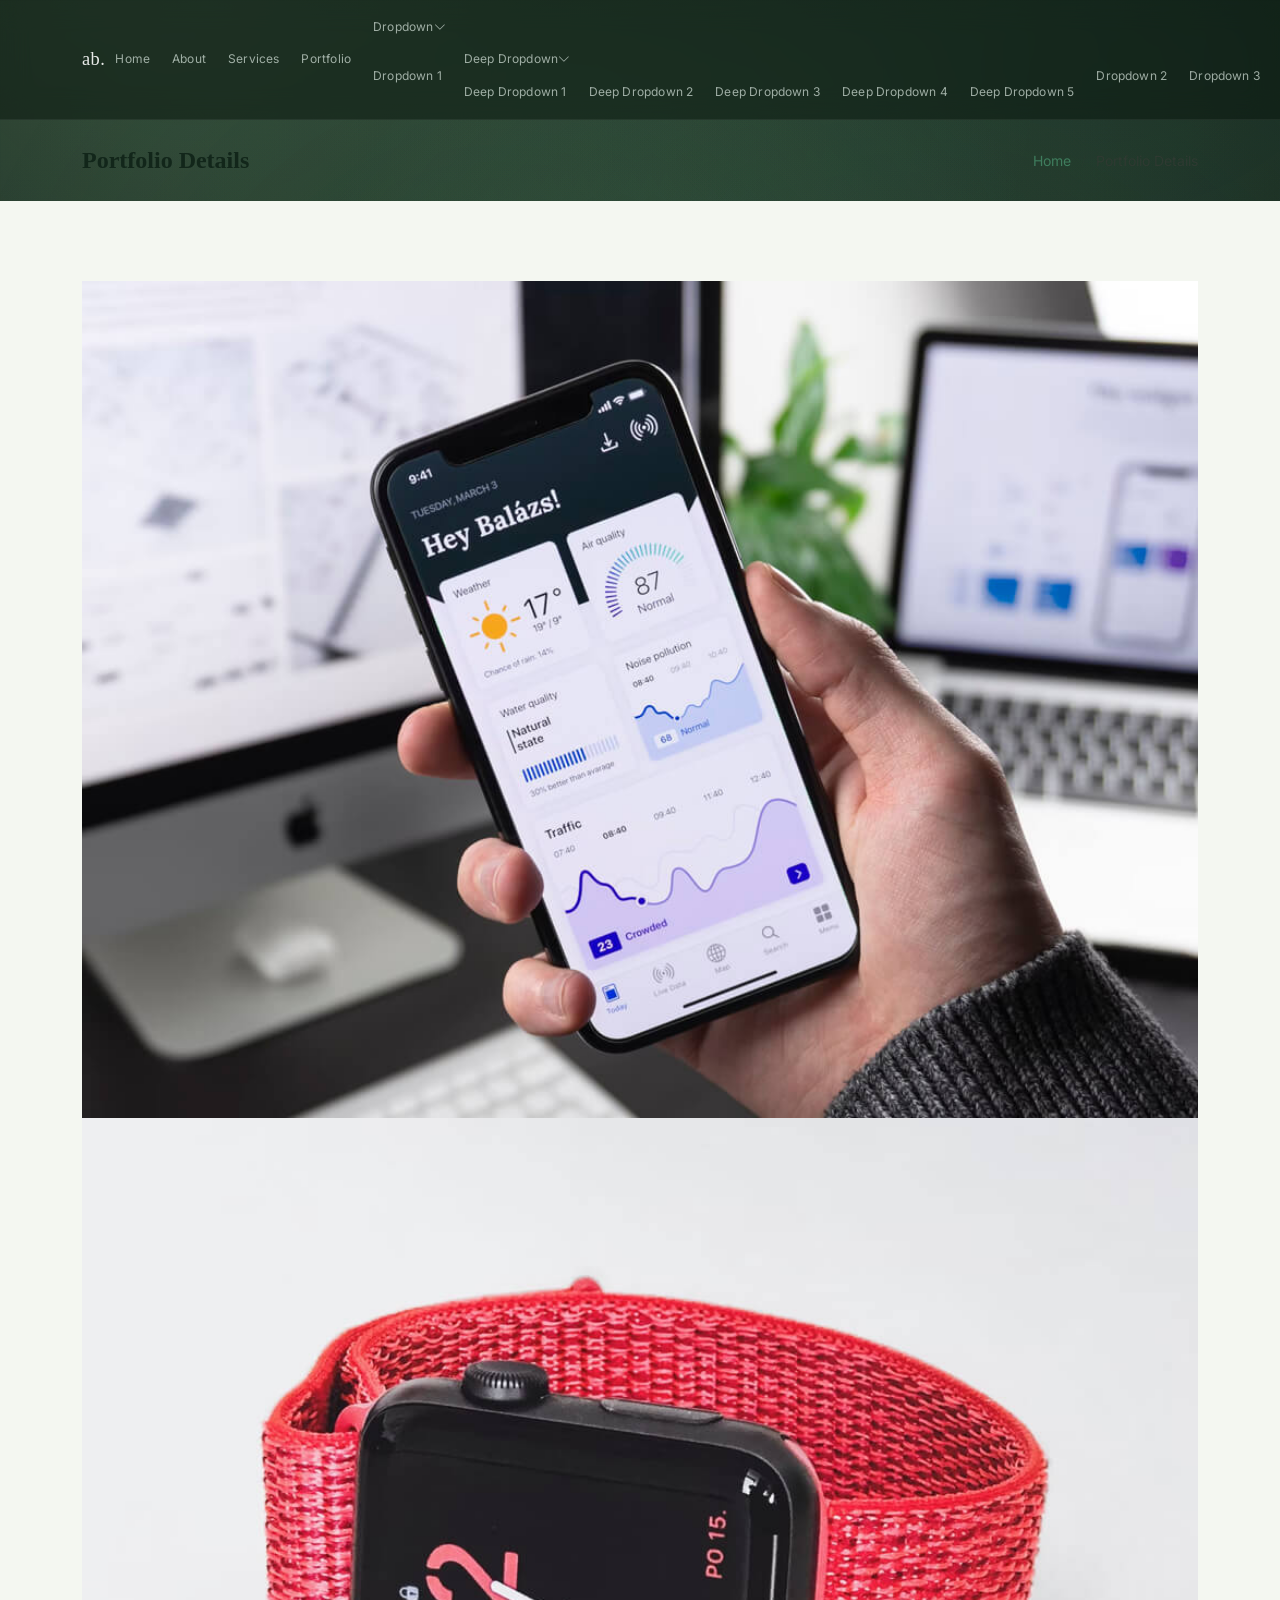
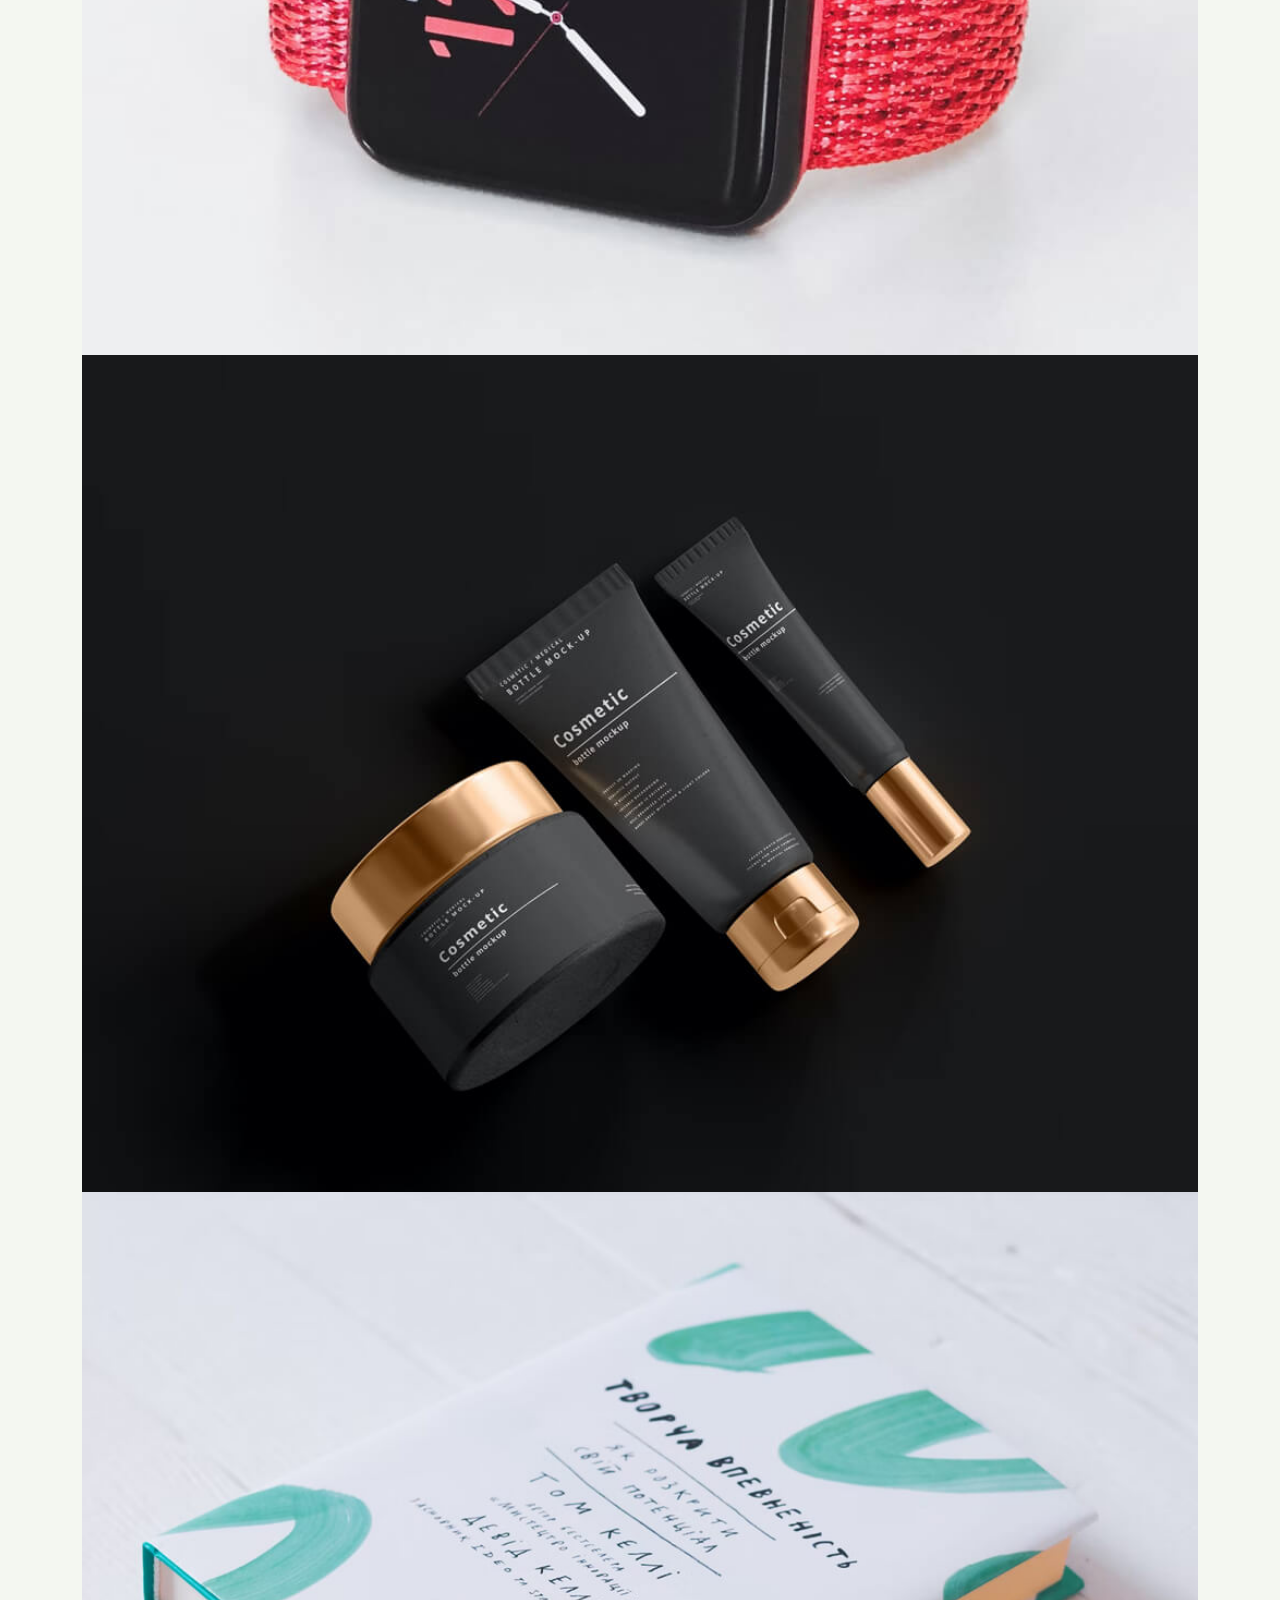
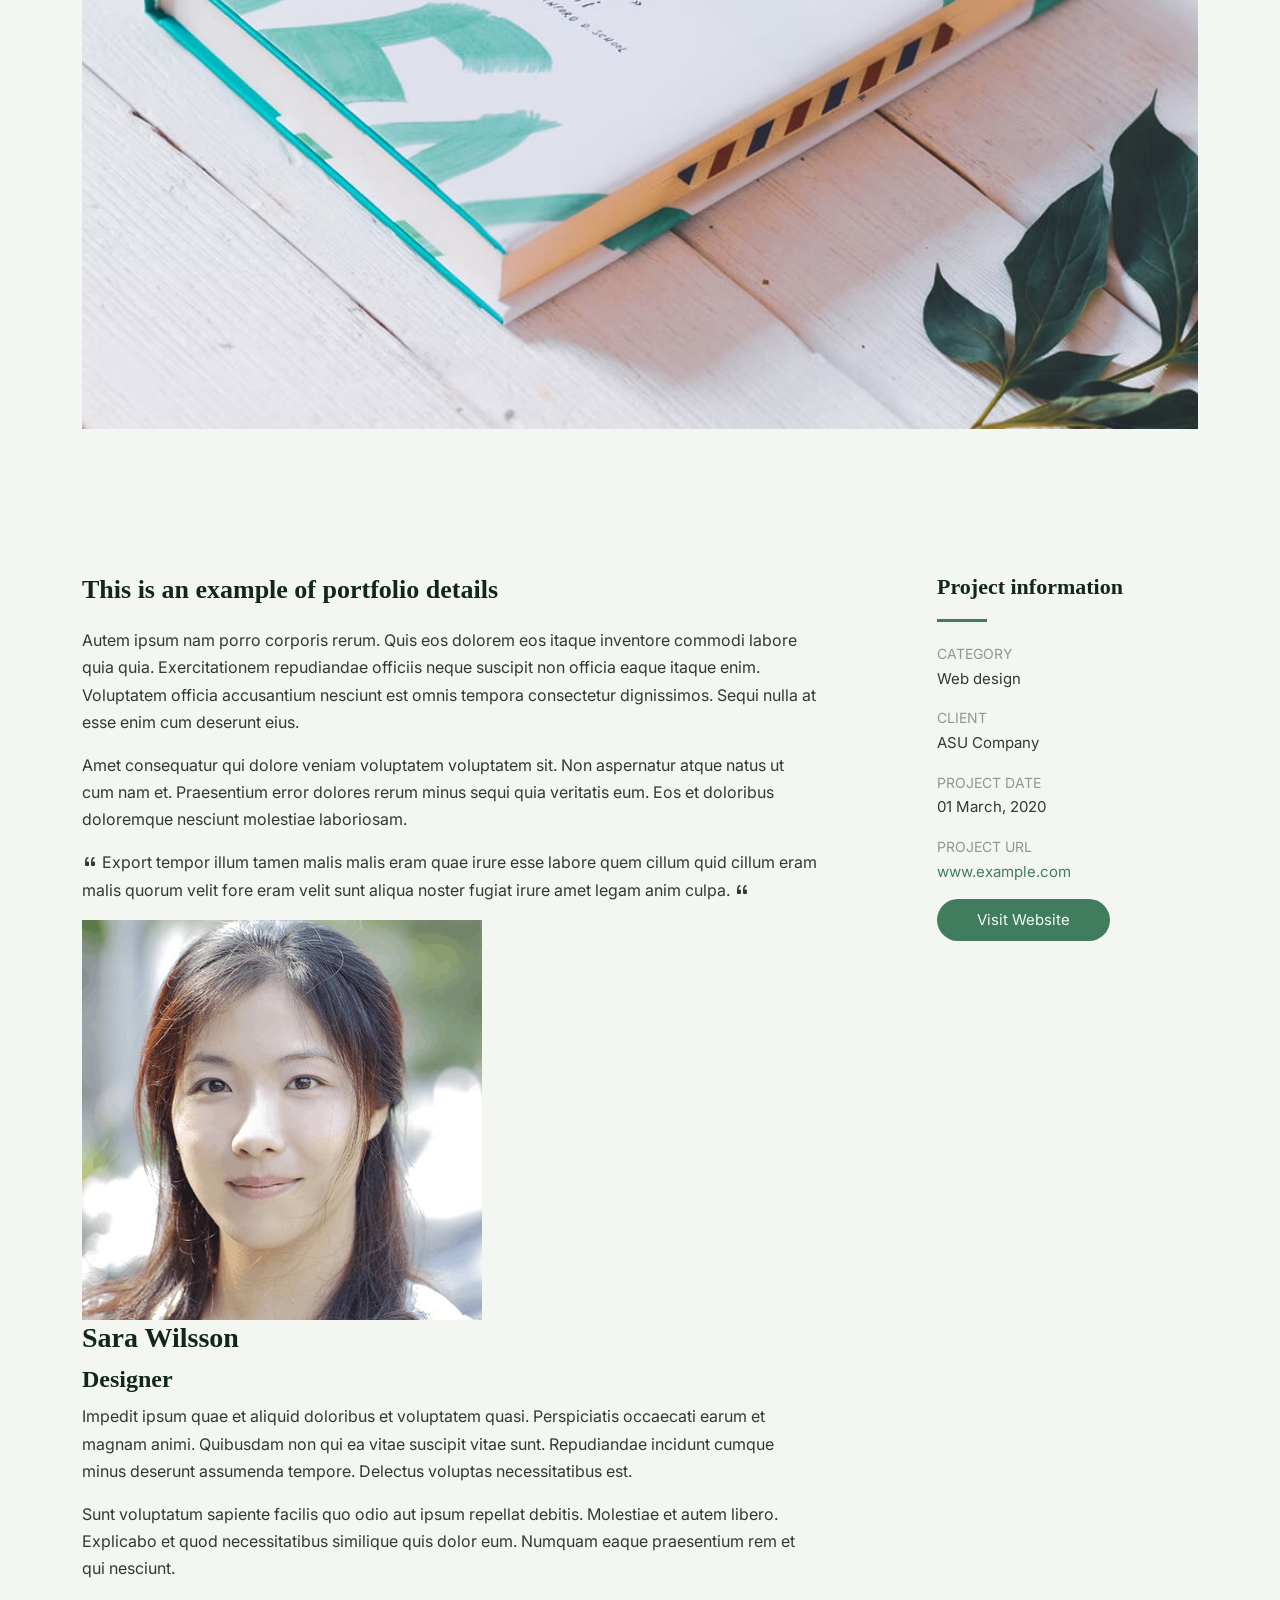
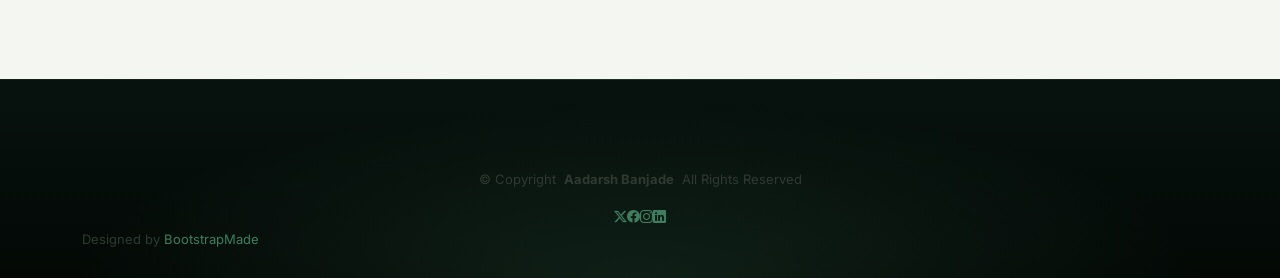
<file: portfolio-details.html>
<!DOCTYPE html>
<html lang="en">

<head>
  <meta charset="utf-8">
  <meta content="width=device-width, initial-scale=1.0" name="viewport">
  <title>Portfolio Details — Aadarsh Banjade</title>
  <meta name="description" content="">
  <meta name="keywords" content="">

  <!-- Favicons -->
  <link href="assets/img/favicon.svg" rel="icon" type="image/svg+xml">
  <link href="assets/img/favicon.png" rel="icon" type="image/png">
  <link href="assets/img/apple-touch-icon.png" rel="apple-touch-icon">

  <!-- Fonts -->
  <link href="https://fonts.googleapis.com" rel="preconnect">
  <link href="https://fonts.gstatic.com" rel="preconnect" crossorigin>
  <link href="https://fonts.googleapis.com/css2?family=Inter:wght@300;400;500;600;700&family=IBM+Plex+Mono:wght@400;500" rel="stylesheet">

  <!-- Vendor CSS Files -->
  <link href="assets/vendor/bootstrap/css/bootstrap.min.css" rel="stylesheet">
  <link href="assets/vendor/bootstrap-icons/bootstrap-icons.css" rel="stylesheet">
  <link href="assets/vendor/aos/aos.css" rel="stylesheet">

  <!-- Main CSS File -->
  <link href="assets/css/main.css" rel="stylesheet">

  <!-- =======================================================
  * Template Name: DevFolio
  * Template URL: https://bootstrapmade.com/devfolio-bootstrap-portfolio-html-template/
  * Updated: Aug 07 2024 with Bootstrap v5.3.3
  * Author: BootstrapMade.com
  * License: https://bootstrapmade.com/license/
  ======================================================== -->
</head>

<body class="portfolio-details-page">

  <header id="header" class="header d-flex align-items-center sticky-top">
    <div class="container-fluid container-xl position-relative d-flex align-items-center justify-content-between">

      <a href="index.html" class="logo d-flex align-items-center">
        <!-- Uncomment the line below if you also wish to use an image logo -->
        <!-- <img src="assets/img/logo.png" alt=""> -->
        <h1 class="sitename">ab.</h1>
      </a>

      <nav id="navmenu" class="navmenu">
        <ul>
          <li><a href="#hero">Home<br></a></li>
          <li><a href="#about">About</a></li>
          <li><a href="#services">Services</a></li>
          <li><a href="#portfolio">Portfolio</a></li>
          <li class="dropdown"><a href="#"><span>Dropdown</span> <i class="bi bi-chevron-down toggle-dropdown"></i></a>
            <ul>
              <li><a href="#">Dropdown 1</a></li>
              <li class="dropdown"><a href="#"><span>Deep Dropdown</span> <i class="bi bi-chevron-down toggle-dropdown"></i></a>
                <ul>
                  <li><a href="#">Deep Dropdown 1</a></li>
                  <li><a href="#">Deep Dropdown 2</a></li>
                  <li><a href="#">Deep Dropdown 3</a></li>
                  <li><a href="#">Deep Dropdown 4</a></li>
                  <li><a href="#">Deep Dropdown 5</a></li>
                </ul>
              </li>
              <li><a href="#">Dropdown 2</a></li>
              <li><a href="#">Dropdown 3</a></li>
              <li><a href="#">Dropdown 4</a></li>
            </ul>
          </li>
          <li><a href="#contact">Contact</a></li>
        </ul>
        <i class="mobile-nav-toggle d-xl-none bi bi-list"></i>
      </nav>

    </div>
  </header>

  <main class="main">

    <!-- Page Title -->
    <div class="page-title" data-aos="fade">
      <div class="container d-lg-flex justify-content-between align-items-center">
        <h1 class="mb-2 mb-lg-0">Portfolio Details</h1>
        <nav class="breadcrumbs">
          <ol>
            <li><a href="index.html">Home</a></li>
            <li class="current">Portfolio Details</li>
          </ol>
        </nav>
      </div>
    </div><!-- End Page Title -->

    <!-- Portfolio Details Section -->
    <section id="portfolio-details" class="portfolio-details section">

      <div class="container" data-aos="fade-up">

        <div class="portfolio-details-slider swiper init-swiper">
          <script type="application/json" class="swiper-config">
            {
              "loop": true,
              "speed": 600,
              "autoplay": {
                "delay": 5000
              },
              "slidesPerView": "auto",
              "navigation": {
                "nextEl": ".swiper-button-next",
                "prevEl": ".swiper-button-prev"
              },
              "pagination": {
                "el": ".swiper-pagination",
                "type": "bullets",
                "clickable": true
              }
            }
          </script>
          <div class="swiper-wrapper align-items-center">

            <div class="swiper-slide">
              <img src="assets/img/portfolio/app-1.jpg" alt="">
            </div>

            <div class="swiper-slide">
              <img src="assets/img/portfolio/product-1.jpg" alt="">
            </div>

            <div class="swiper-slide">
              <img src="assets/img/portfolio/branding-1.jpg" alt="">
            </div>

            <div class="swiper-slide">
              <img src="assets/img/portfolio/books-1.jpg" alt="">
            </div>

          </div>
          <div class="swiper-button-prev"></div>
          <div class="swiper-button-next"></div>
          <div class="swiper-pagination"></div>
        </div>

        <div class="row justify-content-between gy-4 mt-4">

          <div class="col-lg-8" data-aos="fade-up">
            <div class="portfolio-description">
              <h2>This is an example of portfolio details</h2>
              <p>
                Autem ipsum nam porro corporis rerum. Quis eos dolorem eos itaque inventore commodi labore quia quia. Exercitationem repudiandae officiis neque suscipit non officia eaque itaque enim. Voluptatem officia accusantium nesciunt est omnis tempora consectetur dignissimos. Sequi nulla at esse enim cum deserunt eius.
              </p>
              <p>
                Amet consequatur qui dolore veniam voluptatem voluptatem sit. Non aspernatur atque natus ut cum nam et. Praesentium error dolores rerum minus sequi quia veritatis eum. Eos et doloribus doloremque nesciunt molestiae laboriosam.
              </p>

              <div class="testimonial-item">
                <p>
                  <i class="bi bi-quote quote-icon-left"></i>
                  <span>Export tempor illum tamen malis malis eram quae irure esse labore quem cillum quid cillum eram malis quorum velit fore eram velit sunt aliqua noster fugiat irure amet legam anim culpa.</span>
                  <i class="bi bi-quote quote-icon-right"></i>
                </p>
                <div>
                  <img src="assets/img/testimonials/testimonials-2.jpg" class="testimonial-img" alt="">
                  <h3>Sara Wilsson</h3>
                  <h4>Designer</h4>
                </div>
              </div>

              <p>
                Impedit ipsum quae et aliquid doloribus et voluptatem quasi. Perspiciatis occaecati earum et magnam animi. Quibusdam non qui ea vitae suscipit vitae sunt. Repudiandae incidunt cumque minus deserunt assumenda tempore. Delectus voluptas necessitatibus est.
              </p>

              <p>
                Sunt voluptatum sapiente facilis quo odio aut ipsum repellat debitis. Molestiae et autem libero. Explicabo et quod necessitatibus similique quis dolor eum. Numquam eaque praesentium rem et qui nesciunt.
              </p>

            </div>
          </div>

          <div class="col-lg-3" data-aos="fade-up" data-aos-delay="100">
            <div class="portfolio-info">
              <h3>Project information</h3>
              <ul>
                <li><strong>Category</strong> Web design</li>
                <li><strong>Client</strong> ASU Company</li>
                <li><strong>Project date</strong> 01 March, 2020</li>
                <li><strong>Project URL</strong> <a href="#">www.example.com</a></li>
                <li><a href="#" class="btn-visit align-self-start">Visit Website</a></li>
              </ul>
            </div>
          </div>

        </div>

      </div>

    </section><!-- /Portfolio Details Section -->

  </main>

  <footer id="footer" class="footer accent-background">

    <div class="container">
      <div class="copyright text-center ">
        <p>© <span>Copyright</span> <strong class="px-1 sitename">Aadarsh Banjade</strong> <span>All Rights Reserved</span></p>
      </div>
      <div class="social-links d-flex justify-content-center">
        <a href=""><i class="bi bi-twitter-x"></i></a>
        <a href=""><i class="bi bi-facebook"></i></a>
        <a href=""><i class="bi bi-instagram"></i></a>
        <a href=""><i class="bi bi-linkedin"></i></a>
      </div>
      <div class="credits">
        <!-- All the links in the footer should remain intact. -->
        <!-- You can delete the links only if you've purchased the pro version. -->
        <!-- Licensing information: https://bootstrapmade.com/license/ -->
        <!-- Purchase the pro version with working PHP/AJAX contact form: [buy-url] -->
        Designed by <a href="https://bootstrapmade.com/">BootstrapMade</a>
      </div>
    </div>

  </footer>

  <!-- Scroll Top -->
  <a href="#" id="scroll-top" class="scroll-top d-flex align-items-center justify-content-center"><i class="bi bi-arrow-up-short"></i></a>

  <!-- Preloader -->
  <div id="preloader"></div>

  <!-- Vendor JS Files -->
  <script src="assets/vendor/bootstrap/js/bootstrap.bundle.min.js"></script>
  <script src="assets/vendor/php-email-form/validate.js"></script>
  <script src="assets/vendor/aos/aos.js"></script>
  <script src="assets/vendor/typed.js/typed.umd.js"></script>
  <script src="assets/vendor/waypoints/noframework.waypoints.js"></script>
  <script src="assets/vendor/purecounter/purecounter_vanilla.js"></script>
  <script src="assets/vendor/glightbox/js/glightbox.min.js"></script>
  <script src="assets/vendor/imagesloaded/imagesloaded.pkgd.min.js"></script>
  <script src="assets/vendor/isotope-layout/isotope.pkgd.min.js"></script>
  <script src="assets/vendor/swiper/swiper-bundle.min.js"></script>

  <!-- Main JS File -->
  <script src="assets/js/main.js"></script>

</body>

</html>
</file>
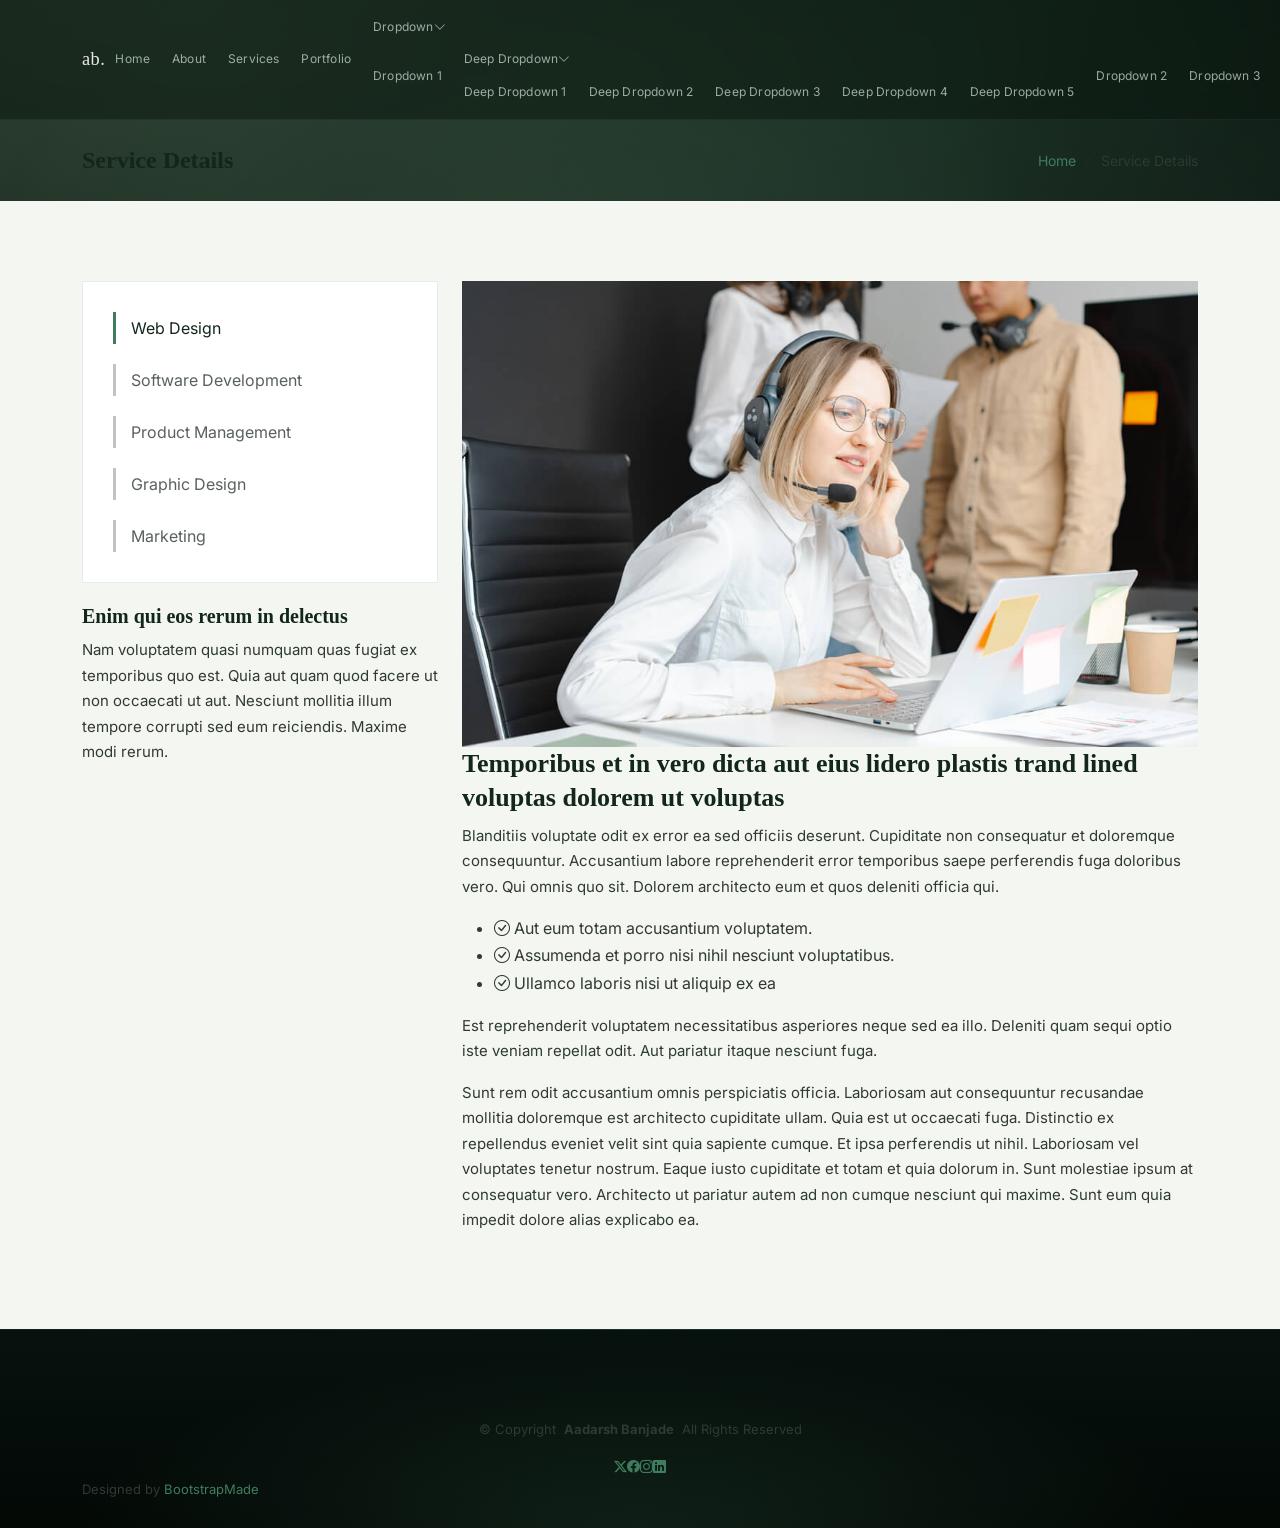
<file: service-details.html>
<!DOCTYPE html>
<html lang="en">

<head>
  <meta charset="utf-8">
  <meta content="width=device-width, initial-scale=1.0" name="viewport">
  <title>Service Details — Aadarsh Banjade</title>
  <meta name="description" content="">
  <meta name="keywords" content="">

  <!-- Favicons -->
  <link href="assets/img/favicon.svg" rel="icon" type="image/svg+xml">
  <link href="assets/img/favicon.png" rel="icon" type="image/png">
  <link href="assets/img/apple-touch-icon.png" rel="apple-touch-icon">

  <!-- Fonts -->
  <link href="https://fonts.googleapis.com" rel="preconnect">
  <link href="https://fonts.gstatic.com" rel="preconnect" crossorigin>
  <link href="https://fonts.googleapis.com/css2?family=Inter:wght@300;400;500;600;700&family=IBM+Plex+Mono:wght@400;500" rel="stylesheet">

  <!-- Vendor CSS Files -->
  <link href="assets/vendor/bootstrap/css/bootstrap.min.css" rel="stylesheet">
  <link href="assets/vendor/bootstrap-icons/bootstrap-icons.css" rel="stylesheet">
  <link href="assets/vendor/aos/aos.css" rel="stylesheet">

  <!-- Main CSS File -->
  <link href="assets/css/main.css" rel="stylesheet">

  <!-- =======================================================
  * Template Name: DevFolio
  * Template URL: https://bootstrapmade.com/devfolio-bootstrap-portfolio-html-template/
  * Updated: Aug 07 2024 with Bootstrap v5.3.3
  * Author: BootstrapMade.com
  * License: https://bootstrapmade.com/license/
  ======================================================== -->
</head>

<body class="service-details-page">

  <header id="header" class="header d-flex align-items-center sticky-top">
    <div class="container-fluid container-xl position-relative d-flex align-items-center justify-content-between">

      <a href="index.html" class="logo d-flex align-items-center">
        <!-- Uncomment the line below if you also wish to use an image logo -->
        <!-- <img src="assets/img/logo.png" alt=""> -->
        <h1 class="sitename">ab.</h1>
      </a>

      <nav id="navmenu" class="navmenu">
        <ul>
          <li><a href="#hero">Home<br></a></li>
          <li><a href="#about">About</a></li>
          <li><a href="#services">Services</a></li>
          <li><a href="#portfolio">Portfolio</a></li>
          <li class="dropdown"><a href="#"><span>Dropdown</span> <i class="bi bi-chevron-down toggle-dropdown"></i></a>
            <ul>
              <li><a href="#">Dropdown 1</a></li>
              <li class="dropdown"><a href="#"><span>Deep Dropdown</span> <i class="bi bi-chevron-down toggle-dropdown"></i></a>
                <ul>
                  <li><a href="#">Deep Dropdown 1</a></li>
                  <li><a href="#">Deep Dropdown 2</a></li>
                  <li><a href="#">Deep Dropdown 3</a></li>
                  <li><a href="#">Deep Dropdown 4</a></li>
                  <li><a href="#">Deep Dropdown 5</a></li>
                </ul>
              </li>
              <li><a href="#">Dropdown 2</a></li>
              <li><a href="#">Dropdown 3</a></li>
              <li><a href="#">Dropdown 4</a></li>
            </ul>
          </li>
          <li><a href="#contact">Contact</a></li>
        </ul>
        <i class="mobile-nav-toggle d-xl-none bi bi-list"></i>
      </nav>

    </div>
  </header>

  <main class="main">

    <!-- Page Title -->
    <div class="page-title" data-aos="fade">
      <div class="container d-lg-flex justify-content-between align-items-center">
        <h1 class="mb-2 mb-lg-0">Service Details</h1>
        <nav class="breadcrumbs">
          <ol>
            <li><a href="index.html">Home</a></li>
            <li class="current">Service Details</li>
          </ol>
        </nav>
      </div>
    </div><!-- End Page Title -->

    <!-- Service Details Section -->
    <section id="service-details" class="service-details section">

      <div class="container">

        <div class="row gy-4">

          <div class="col-lg-4" data-aos="fade-up" data-aos-delay="100">
            <div class="services-list">
              <a href="#" class="active">Web Design</a>
              <a href="#">Software Development</a>
              <a href="#">Product Management</a>
              <a href="#">Graphic Design</a>
              <a href="#">Marketing</a>
            </div>

            <h4>Enim qui eos rerum in delectus</h4>
            <p>Nam voluptatem quasi numquam quas fugiat ex temporibus quo est. Quia aut quam quod facere ut non occaecati ut aut. Nesciunt mollitia illum tempore corrupti sed eum reiciendis. Maxime modi rerum.</p>
          </div>

          <div class="col-lg-8" data-aos="fade-up" data-aos-delay="200">
            <img src="assets/img/services.jpg" alt="" class="img-fluid services-img">
            <h3>Temporibus et in vero dicta aut eius lidero plastis trand lined voluptas dolorem ut voluptas</h3>
            <p>
              Blanditiis voluptate odit ex error ea sed officiis deserunt. Cupiditate non consequatur et doloremque consequuntur. Accusantium labore reprehenderit error temporibus saepe perferendis fuga doloribus vero. Qui omnis quo sit. Dolorem architecto eum et quos deleniti officia qui.
            </p>
            <ul>
              <li><i class="bi bi-check-circle"></i> <span>Aut eum totam accusantium voluptatem.</span></li>
              <li><i class="bi bi-check-circle"></i> <span>Assumenda et porro nisi nihil nesciunt voluptatibus.</span></li>
              <li><i class="bi bi-check-circle"></i> <span>Ullamco laboris nisi ut aliquip ex ea</span></li>
            </ul>
            <p>
              Est reprehenderit voluptatem necessitatibus asperiores neque sed ea illo. Deleniti quam sequi optio iste veniam repellat odit. Aut pariatur itaque nesciunt fuga.
            </p>
            <p>
              Sunt rem odit accusantium omnis perspiciatis officia. Laboriosam aut consequuntur recusandae mollitia doloremque est architecto cupiditate ullam. Quia est ut occaecati fuga. Distinctio ex repellendus eveniet velit sint quia sapiente cumque. Et ipsa perferendis ut nihil. Laboriosam vel voluptates tenetur nostrum. Eaque iusto cupiditate et totam et quia dolorum in. Sunt molestiae ipsum at consequatur vero. Architecto ut pariatur autem ad non cumque nesciunt qui maxime. Sunt eum quia impedit dolore alias explicabo ea.
            </p>
          </div>

        </div>

      </div>

    </section><!-- /Service Details Section -->

  </main>

  <footer id="footer" class="footer accent-background">

    <div class="container">
      <div class="copyright text-center ">
        <p>© <span>Copyright</span> <strong class="px-1 sitename">Aadarsh Banjade</strong> <span>All Rights Reserved</span></p>
      </div>
      <div class="social-links d-flex justify-content-center">
        <a href=""><i class="bi bi-twitter-x"></i></a>
        <a href=""><i class="bi bi-facebook"></i></a>
        <a href=""><i class="bi bi-instagram"></i></a>
        <a href=""><i class="bi bi-linkedin"></i></a>
      </div>
      <div class="credits">
        <!-- All the links in the footer should remain intact. -->
        <!-- You can delete the links only if you've purchased the pro version. -->
        <!-- Licensing information: https://bootstrapmade.com/license/ -->
        <!-- Purchase the pro version with working PHP/AJAX contact form: [buy-url] -->
        Designed by <a href="https://bootstrapmade.com/">BootstrapMade</a>
      </div>
    </div>

  </footer>

  <!-- Scroll Top -->
  <a href="#" id="scroll-top" class="scroll-top d-flex align-items-center justify-content-center"><i class="bi bi-arrow-up-short"></i></a>

  <!-- Preloader -->
  <div id="preloader"></div>

  <!-- Vendor JS Files -->
  <script src="assets/vendor/bootstrap/js/bootstrap.bundle.min.js"></script>
  <script src="assets/vendor/php-email-form/validate.js"></script>
  <script src="assets/vendor/aos/aos.js"></script>
  <script src="assets/vendor/typed.js/typed.umd.js"></script>
  <script src="assets/vendor/waypoints/noframework.waypoints.js"></script>
  <script src="assets/vendor/purecounter/purecounter_vanilla.js"></script>
  <script src="assets/vendor/glightbox/js/glightbox.min.js"></script>
  <script src="assets/vendor/imagesloaded/imagesloaded.pkgd.min.js"></script>
  <script src="assets/vendor/isotope-layout/isotope.pkgd.min.js"></script>
  <script src="assets/vendor/swiper/swiper-bundle.min.js"></script>

  <!-- Main JS File -->
  <script src="assets/js/main.js"></script>

</body>

</html>
</file>
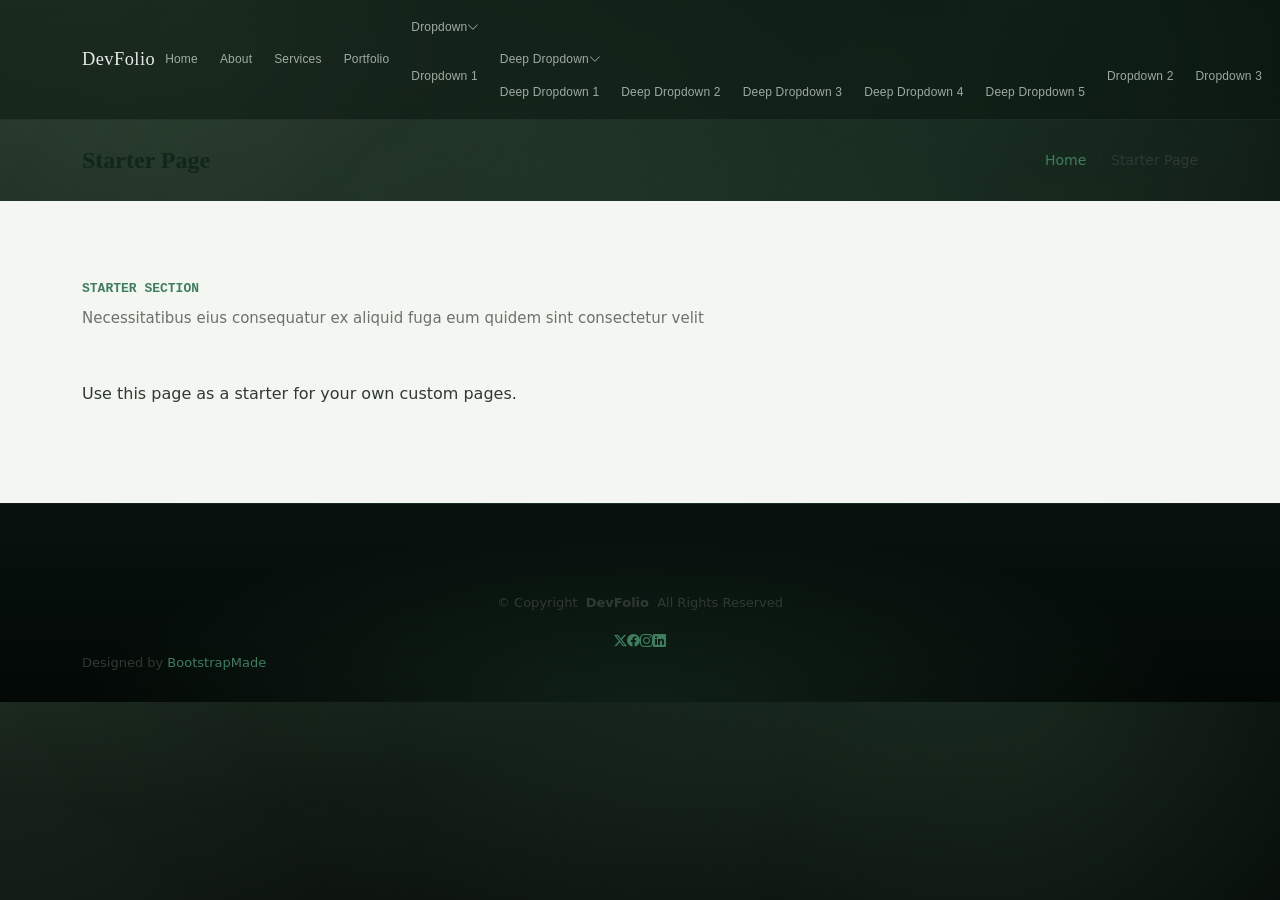
<file: starter-page.html>
<!DOCTYPE html>
<html lang="en">

<head>
  <meta charset="utf-8">
  <meta content="width=device-width, initial-scale=1.0" name="viewport">
  <title>Starter Page - DevFolio Bootstrap Template</title>
  <meta name="description" content="">
  <meta name="keywords" content="">

  <!-- Favicons -->
  <link href="assets/img/favicon.svg" rel="icon" type="image/svg+xml">
  <link href="assets/img/favicon.png" rel="icon" type="image/png">
  <link href="assets/img/apple-touch-icon.png" rel="apple-touch-icon">

  <!-- Fonts -->
  <link href="https://fonts.googleapis.com" rel="preconnect">
  <link href="https://fonts.gstatic.com" rel="preconnect" crossorigin>
  <link href="https://fonts.googleapis.com/css2?family=Roboto:ital,wght@0,100;0,300;0,400;0,500;0,700;0,900;1,100;1,300;1,400;1,500;1,700;1,900&family=Poppins:ital,wght@0,100;0,200;0,300;0,400;0,500;0,600;0,700;0,800;0,900;1,100;1,200;1,300;1,400;1,500;1,600;1,700;1,800;1,900&family=Raleway:ital,wght@0,100;0,200;0,300;0,400;0,500;0,600;0,700;0,800;0,900;1,100;1,200;1,300;1,400;1,500;1,600;1,700;1,800;1,900&display=swap" rel="stylesheet">

  <!-- Vendor CSS Files -->
  <link href="assets/vendor/bootstrap/css/bootstrap.min.css" rel="stylesheet">
  <link href="assets/vendor/bootstrap-icons/bootstrap-icons.css" rel="stylesheet">
  <link href="assets/vendor/aos/aos.css" rel="stylesheet">
  <link href="assets/vendor/glightbox/css/glightbox.min.css" rel="stylesheet">
  <link href="assets/vendor/swiper/swiper-bundle.min.css" rel="stylesheet">

  <!-- Main CSS File -->
  <link href="assets/css/main.css" rel="stylesheet">

  <!-- =======================================================
  * Template Name: DevFolio
  * Template URL: https://bootstrapmade.com/devfolio-bootstrap-portfolio-html-template/
  * Updated: Aug 07 2024 with Bootstrap v5.3.3
  * Author: BootstrapMade.com
  * License: https://bootstrapmade.com/license/
  ======================================================== -->
</head>

<body class="starter-page-page">

  <header id="header" class="header d-flex align-items-center sticky-top">
    <div class="container-fluid container-xl position-relative d-flex align-items-center justify-content-between">

      <a href="index.html" class="logo d-flex align-items-center">
        <!-- Uncomment the line below if you also wish to use an image logo -->
        <!-- <img src="assets/img/logo.png" alt=""> -->
        <h1 class="sitename">DevFolio</h1>
      </a>

      <nav id="navmenu" class="navmenu">
        <ul>
          <li><a href="#hero">Home<br></a></li>
          <li><a href="#about">About</a></li>
          <li><a href="#services">Services</a></li>
          <li><a href="#portfolio">Portfolio</a></li>
          <li class="dropdown"><a href="#"><span>Dropdown</span> <i class="bi bi-chevron-down toggle-dropdown"></i></a>
            <ul>
              <li><a href="#">Dropdown 1</a></li>
              <li class="dropdown"><a href="#"><span>Deep Dropdown</span> <i class="bi bi-chevron-down toggle-dropdown"></i></a>
                <ul>
                  <li><a href="#">Deep Dropdown 1</a></li>
                  <li><a href="#">Deep Dropdown 2</a></li>
                  <li><a href="#">Deep Dropdown 3</a></li>
                  <li><a href="#">Deep Dropdown 4</a></li>
                  <li><a href="#">Deep Dropdown 5</a></li>
                </ul>
              </li>
              <li><a href="#">Dropdown 2</a></li>
              <li><a href="#">Dropdown 3</a></li>
              <li><a href="#">Dropdown 4</a></li>
            </ul>
          </li>
          <li><a href="#contact">Contact</a></li>
        </ul>
        <i class="mobile-nav-toggle d-xl-none bi bi-list"></i>
      </nav>

    </div>
  </header>

  <main class="main">

    <!-- Page Title -->
    <div class="page-title" data-aos="fade">
      <div class="container d-lg-flex justify-content-between align-items-center">
        <h1 class="mb-2 mb-lg-0">Starter Page</h1>
        <nav class="breadcrumbs">
          <ol>
            <li><a href="index.html">Home</a></li>
            <li class="current">Starter Page</li>
          </ol>
        </nav>
      </div>
    </div><!-- End Page Title -->

    <!-- Starter Section Section -->
    <section id="starter-section" class="starter-section section">

      <!-- Section Title -->
      <div class="container section-title" data-aos="fade-up">
        <h2>Starter Section</h2>
        <p>Necessitatibus eius consequatur ex aliquid fuga eum quidem sint consectetur velit</p>
      </div><!-- End Section Title -->

      <div class="container" data-aos="fade-up">
        <p>Use this page as a starter for your own custom pages.</p>
      </div>

    </section><!-- /Starter Section Section -->

  </main>

  <footer id="footer" class="footer accent-background">

    <div class="container">
      <div class="copyright text-center ">
        <p>© <span>Copyright</span> <strong class="px-1 sitename">DevFolio</strong> <span>All Rights Reserved</span></p>
      </div>
      <div class="social-links d-flex justify-content-center">
        <a href=""><i class="bi bi-twitter-x"></i></a>
        <a href=""><i class="bi bi-facebook"></i></a>
        <a href=""><i class="bi bi-instagram"></i></a>
        <a href=""><i class="bi bi-linkedin"></i></a>
      </div>
      <div class="credits">
        <!-- All the links in the footer should remain intact. -->
        <!-- You can delete the links only if you've purchased the pro version. -->
        <!-- Licensing information: https://bootstrapmade.com/license/ -->
        <!-- Purchase the pro version with working PHP/AJAX contact form: [buy-url] -->
        Designed by <a href="https://bootstrapmade.com/">BootstrapMade</a>
      </div>
    </div>

  </footer>

  <!-- Scroll Top -->
  <a href="#" id="scroll-top" class="scroll-top d-flex align-items-center justify-content-center"><i class="bi bi-arrow-up-short"></i></a>

  <!-- Preloader -->
  <div id="preloader"></div>

  <!-- Vendor JS Files -->
  <script src="assets/vendor/bootstrap/js/bootstrap.bundle.min.js"></script>
  <script src="assets/vendor/php-email-form/validate.js"></script>
  <script src="assets/vendor/aos/aos.js"></script>
  <script src="assets/vendor/typed.js/typed.umd.js"></script>
  <script src="assets/vendor/waypoints/noframework.waypoints.js"></script>
  <script src="assets/vendor/purecounter/purecounter_vanilla.js"></script>
  <script src="assets/vendor/glightbox/js/glightbox.min.js"></script>
  <script src="assets/vendor/imagesloaded/imagesloaded.pkgd.min.js"></script>
  <script src="assets/vendor/isotope-layout/isotope.pkgd.min.js"></script>
  <script src="assets/vendor/swiper/swiper-bundle.min.js"></script>

  <!-- Main JS File -->
  <script src="assets/js/main.js"></script>

</body>

</html>
</file>
<file: assets/css/main.css>
/*--------------------------------------------------------------
# Font & Color Variables
--------------------------------------------------------------*/
:root {
  --default-font: "Inter", system-ui, -apple-system, "Segoe UI", sans-serif;
  --heading-font: "Cormorant Garamond", serif;
  --nature-font: "Cormorant Garamond", serif;
  --nav-font: "Inter", sans-serif;
  --mono-font: "Geist Mono", "IBM Plex Mono", "Fira Code", "Consolas", monospace;
}

/* Global Colors */
:root {
  --background-color: #f4f7f1;
  --default-color: #2f3a32;
  --heading-color: #12261a;
  --accent-color: #3f7d5e;
  --accent-glow: #8bcc9b;
  --solar-warm: #e6c58f;
  --surface-color: #ffffff;
  --contrast-color: #f4fbf6;
}

/* Nav Colors */
:root {
  --nav-color: rgba(232, 244, 236, 0.65);
  --nav-hover-color: #ffffff;
  --nav-mobile-background-color: #ffffff;
  --nav-dropdown-background-color: #ffffff;
  --nav-dropdown-color: #1f2f24;
  --nav-dropdown-hover-color: #3f7d5e;
}

/* Presets */
.light-background {
  --background-color: #edf2eb;
  --surface-color: #ffffff;
}

.dark-background {
  --background-color: #0f1c14;
  --default-color: #cfe3d6;
  --heading-color: #f3fff6;
  --surface-color: #15271c;
  --contrast-color: #f4fff6;
}

/* Smooth scroll */
:root {
  scroll-behavior: smooth;
}

/*--------------------------------------------------------------
# General Styling & Shared Classes
--------------------------------------------------------------*/
body {
  color: var(--default-color);
  background-color: black;
  background-image: radial-gradient(circle at top left, rgba(139, 204, 155, 0.18), transparent 55%),
    radial-gradient(circle at 80% 0%, rgba(63, 125, 94, 0.16), transparent 50%);
  font-family: var(--default-font);
  font-size: 16px;
  line-height: 1.7;
  position: relative;
  overflow-x: hidden;
}

body::before,
body::after {
  content: "";
  position: fixed;
  inset: -30% 0 0;
  pointer-events: none;
  z-index: -1;
}

body::before {
  background: radial-gradient(circle at 15% 20%, rgba(139, 204, 155, 0.22), transparent 60%),
    radial-gradient(circle at 85% 15%, rgba(63, 125, 94, 0.22), transparent 55%);
  animation: slow-drift 22s ease-in-out infinite;
}

body::after {
  background: radial-gradient(circle at 40% 60%, rgba(63, 125, 94, 0.15), transparent 55%),
    radial-gradient(circle at 70% 70%, rgba(139, 204, 155, 0.15), transparent 55%);
  animation: slow-drift 28s ease-in-out infinite reverse;
}

a {
  color: var(--accent-color);
  text-decoration: none;
  transition: 0.3s ease;
}

a:hover {
  color: color-mix(in srgb, var(--accent-color), transparent 25%);
}

h1, h2, h3, h4, h5, h6 {
  color: var(--heading-color);
  font-family: var(--heading-font);
  font-weight: 600;
  line-height: 1.3;
}

@keyframes slow-drift {
  0% { transform: translate3d(0, 0, 0) scale(1); }
  50% { transform: translate3d(-2%, -3%, 0) scale(1.02); }
  100% { transform: translate3d(0, 0, 0) scale(1); }
}

@keyframes pulse-soft {
  0%, 100% { transform: scale(1); opacity: 0.8; }
  50% { transform: scale(1.15); opacity: 1; }
}

@keyframes float-soft {
  0%, 100% { transform: translateY(0); }
  50% { transform: translateY(-6px); }
}

/*--------------------------------------------------------------
# Global Header
--------------------------------------------------------------*/
.header {
  --background-color: rgba(10, 22, 15, 0.52);
  --default-color: rgba(232, 244, 236, 0.72);
  --heading-color: #ffffff;
  color: var(--default-color);
  background-color: var(--background-color);
  padding: 11px 0;
  transition: all 0.3s;
  z-index: 997;
  border-bottom: 1px solid rgba(232, 244, 236, 0.06);
  backdrop-filter: blur(14px);
  -webkit-backdrop-filter: blur(14px);
}

.header .logo h1 {
  font-size: 1.15rem;
  margin: 0;
  font-weight: 500;
  color: rgba(255, 255, 255, 0.9);
  font-family: var(--heading-font);
  letter-spacing: 0.025em;
}

.scrolled .header {
  background-color: rgba(10, 22, 15, 0.72);
  box-shadow: 0 2px 20px rgba(0, 0, 0, 0.16);
}

/* Let the journal-like masthead belong to the opening landscape. */
.index-page .header {
  position: fixed;
  top: 0;
  left: 0;
  width: 100%;
  background: rgba(7, 19, 14, 0.62);
  border-bottom-color: rgba(232, 244, 236, 0.05);
  box-shadow: 0 2px 22px rgba(0, 0, 0, 0.12);
  backdrop-filter: blur(14px);
  -webkit-backdrop-filter: blur(14px);
}

.index-page.scrolled .header {
  background: rgba(7, 19, 14, 0.68);
  border-bottom-color: rgba(232, 244, 236, 0.07);
  box-shadow: 0 2px 22px rgba(0, 0, 0, 0.18);
  backdrop-filter: blur(14px);
  -webkit-backdrop-filter: blur(14px);
}

/*--------------------------------------------------------------
# Navigation Menu
--------------------------------------------------------------*/
/* Desktop */
@media (min-width: 1200px) {
  .navmenu { padding: 0; }

  .navmenu ul {
    margin: 0;
    padding: 0;
    display: flex;
    list-style: none;
    align-items: center;
    gap: 2px;
  }

  .navmenu li { position: relative; }

  .navmenu a,
  .navmenu a:focus {
    color: var(--nav-color);
    font-size: 12px;
    padding: 6px 10px;
    font-family: var(--nav-font);
    font-weight: 400;
    letter-spacing: 0.015em;
    display: flex;
    align-items: center;
    white-space: nowrap;
    transition: 0.2s;
    border-radius: 6px;
  }

  .navmenu a:hover,
  .navmenu .active,
  .navmenu .active:focus {
    color: var(--nav-hover-color);
    background: rgba(255, 255, 255, 0.045);
  }
}

/* Mobile */
@media (max-width: 1199px) {
  .mobile-nav-toggle {
    color: var(--nav-color);
    font-size: 26px;
    line-height: 0;
    margin-right: 10px;
    cursor: pointer;
    transition: color 0.3s;
  }

  .navmenu { padding: 0; z-index: 9997; }

  .navmenu ul {
    display: none;
    list-style: none;
    position: absolute;
    inset: 60px 20px 20px 20px;
    padding: 10px 0;
    margin: 0;
    border-radius: 8px;
    background-color: var(--nav-mobile-background-color);
    border: 1px solid color-mix(in srgb, var(--default-color), transparent 90%);
    box-shadow: 0 4px 20px rgba(0, 0, 0, 0.12);
    overflow-y: auto;
    transition: 0.3s;
    z-index: 9998;
  }

  .navmenu a,
  .navmenu a:focus {
    color: var(--nav-dropdown-color);
    padding: 12px 20px;
    font-family: var(--nav-font);
    font-size: 14px;
    font-weight: 400;
    display: flex;
    align-items: center;
    white-space: nowrap;
    transition: 0.2s;
  }

  .navmenu a:hover,
  .navmenu .active,
  .navmenu .active:focus {
    color: var(--nav-dropdown-hover-color);
  }

  .mobile-nav-active {
    overflow: hidden;
  }

  .mobile-nav-active .mobile-nav-toggle {
    color: #fff;
    position: absolute;
    font-size: 30px;
    top: 15px;
    right: 15px;
    margin-right: 0;
    z-index: 9999;
  }

  .mobile-nav-active .navmenu {
    position: fixed;
    overflow: hidden;
    inset: 0;
    background: rgba(0, 0, 0, 0.7);
    transition: 0.3s;
  }

  .mobile-nav-active .navmenu > ul {
    display: block;
  }
}

/*--------------------------------------------------------------
# Global Footer
--------------------------------------------------------------*/
.footer {
  color: var(--default-color);
  position: relative;
  overflow: hidden;
  background:
    radial-gradient(ellipse at 50% 100%, rgba(63, 125, 94, 0.2), transparent 62%),
    linear-gradient(180deg, #07120e 0%, #030805 100%);
  font-size: 13px;
  padding: 88px 0 28px;
  border-top: 1px solid rgba(139, 204, 155, 0.12);
}

.footer-roots {
  position: absolute;
  inset: -1px 0 auto;
  width: 100%;
  height: 68px;
  opacity: 0.8;
  pointer-events: none;
}

.footer-roots svg {
  display: block;
  width: 100%;
  height: 100%;
}

.footer-content {
  position: relative;
  z-index: 1;
}

.footer-closing {
  max-width: 630px;
  margin: 0 auto 64px;
  text-align: center;
}

.footer-label {
  margin: 0;
  color: rgba(168, 213, 176, 0.68);
  font-family: var(--mono-font);
  font-size: 11px;
  font-weight: 500;
  letter-spacing: 0.04em;
  text-transform: uppercase;
}

.footer-closing h2 {
  margin: 14px 0 18px;
  color: rgba(248, 255, 249, 0.96);
  font-family: var(--heading-font);
  font-size: clamp(2.65rem, 5vw, 4.25rem);
  font-weight: 400;
  line-height: 0.92;
  letter-spacing: -0.02em;
}

.footer-closing h2 em {
  color: #a8d5b0;
  font-weight: 400;
}

.footer-reflection {
  max-width: 470px;
  margin: 0 auto;
  color: rgba(216, 232, 220, 0.68);
  font-size: 14px;
  line-height: 1.8;
}

.footer-bottom {
  display: flex;
  align-items: center;
  justify-content: space-between;
  gap: 24px;
  padding-top: 22px;
  border-top: 1px solid rgba(200, 230, 204, 0.12);
}

.footer-signature {
  margin: 0;
  color: rgba(244, 255, 246, 0.84);
  font-family: var(--heading-font);
  font-size: 1.05rem;
  letter-spacing: 0.02em;
}

.footer-signature span {
  color: rgba(200, 230, 204, 0.48);
  font-family: var(--default-font);
  font-size: 12px;
  letter-spacing: 0;
}

.footer-links {
  display: flex;
  align-items: center;
  gap: 20px;
}

.footer-links a {
  color: rgba(216, 232, 220, 0.62);
  font-family: var(--default-font);
  font-size: 12px;
  transition: color 0.25s ease;
}

.footer-links a:hover {
  color: #dff5e4;
}

.footer-links i {
  margin-left: 3px;
  font-size: 11px;
}

@media (max-width: 575px) {
  .footer {
    padding-top: 76px;
  }

  .footer-closing {
    margin-bottom: 48px;
  }

  .footer-bottom,
  .footer-links {
    align-items: flex-start;
    flex-direction: column;
  }

  .footer-links {
    gap: 10px;
  }
}

/*--------------------------------------------------------------
# Preloader
--------------------------------------------------------------*/
#preloader {
  position: fixed;
  inset: 0;
  z-index: 999999;
  overflow: hidden;
  background: var(--background-color);
  transition: all 0.5s ease-out;
}

#preloader:before {
  content: "";
  position: fixed;
  top: calc(50% - 20px);
  left: calc(50% - 20px);
  border: 3px solid color-mix(in srgb, var(--accent-color), transparent 60%);
  border-top-color: var(--accent-color);
  border-radius: 50%;
  width: 40px;
  height: 40px;
  animation: animate-preloader 0.8s linear infinite;
}

@keyframes animate-preloader {
  0%   { transform: rotate(0deg); }
  100% { transform: rotate(360deg); }
}

/*--------------------------------------------------------------
# Scroll Top Button
--------------------------------------------------------------*/
.scroll-top {
  position: fixed;
  visibility: hidden;
  opacity: 0;
  right: 20px;
  bottom: -15px;
  z-index: 99999;
  background-color: var(--accent-color);
  width: 40px;
  height: 40px;
  border-radius: 50%;
  transition: all 0.3s;
}

.scroll-top i {
  font-size: 22px;
  color: #ffffff;
  line-height: 0;
}

.scroll-top:hover {
  background-color: color-mix(in srgb, var(--accent-color), transparent 15%);
}

.scroll-top.active {
  visibility: visible;
  opacity: 1;
  bottom: 20px;
}

/*--------------------------------------------------------------
# Disable aos animation delay on mobile
--------------------------------------------------------------*/
@media screen and (max-width: 768px) {
  [data-aos-delay] {
    transition-delay: 0 !important;
  }

  .about-banner {
    min-height: auto;
    padding: 80px 0;
  }

  .about-banner-card {
    padding: 0;
  }
}

@media (prefers-reduced-motion: reduce) {
  *, *::before, *::after {
    animation-duration: 0.01ms !important;
    animation-iteration-count: 1 !important;
    transition-duration: 0.01ms !important;
    scroll-behavior: auto !important;
  }
}

/*--------------------------------------------------------------
# Global Sections
--------------------------------------------------------------*/
section,
.section {
  color: var(--default-color);
  background-color: var(--background-color);
  padding: 80px 0;
  scroll-margin-top: 76px;
  overflow: hidden;
  position: relative;
}

/*--------------------------------------------------------------
# Section Titles
--------------------------------------------------------------*/
.section-title {
  padding-bottom: 48px;
}

.section-title h2 {
  font-size: 13px;
  font-weight: 600;
  font-family: var(--mono-font);
  text-transform: uppercase;
  letter-spacing: 0;
  color: var(--accent-color);
  margin-bottom: 8px;
  padding-bottom: 0;
}

.section-title h2::after {
  display: none;
}

.section-title p {
  font-size: 15px;
  color: color-mix(in srgb, var(--default-color), transparent 30%);
  margin-bottom: 0;
}

/*--------------------------------------------------------------
# Hero Section
--------------------------------------------------------------*/
.hero {
  width: 100%;
  min-height: 100vh;
  position: relative;
  background-color: #07120e;
  padding: 0;
  display: flex;
  align-items: center;
  justify-content: center;
  overflow: hidden;
}

.hero-video {
  position: absolute;
  top: 50%;
  left: 50%;
  min-width: 100%;
  min-height: 100%;
  width: auto;
  height: auto;
  transform: translateX(-50%) translateY(-50%);
  z-index: 0;
  object-fit: cover;
}

.hero-overlay {
  position: absolute;
  inset: 0;
  background: linear-gradient(to bottom, rgba(15, 28, 20, 0.4) 0%, rgba(15, 28, 20, 0.85) 100%);
  z-index: 1;
}

.hero .container {
  position: relative;
  z-index: 3;
  padding-top: 0px;
}

.hero-title {
  margin: 0 0 20px 0;
  font-size: 5.4rem;
  font-family: var(--nature-font);
  font-weight: 400;
  color: #ffffff;
  letter-spacing: 0.02em;
  text-shadow: 0 8px 30px rgba(0, 0, 0, 0.5);
}

.hero p {
  margin: 0;
  font-size: 1.15rem;
  font-family: var(--default-font);
  color: rgba(255, 255, 255, 0.9);
  font-weight: 400;
}

.hero-status.glass-panel {
  display: inline-flex;
  align-items: center;
  gap: 10px;
  padding: 8px 18px;
  border-radius: 999px;
  margin-bottom: 24px;
  font-family: var(--mono-font);
  font-size: 12px;
  letter-spacing: 0;
  text-transform: uppercase;
  color: rgba(255, 255, 255, 0.9);
  background: rgba(255, 255, 255, 0.05);
  backdrop-filter: blur(12px);
  -webkit-backdrop-filter: blur(12px);
  border: 1px solid rgba(255, 255, 255, 0.15);
  box-shadow: 0 8px 32px rgba(0, 0, 0, 0.2);
}

.hero-status .status-dot {
  width: 8px;
  height: 8px;
  border-radius: 50%;
  background: #8bcc9b;
  box-shadow: 0 0 12px rgba(139, 204, 155, 0.8);
  animation: pulse-soft 2.4s ease-in-out infinite;
}

.hero-status .status-note {
  color: rgba(255, 255, 255, 0.5);
  font-size: 11px;
}

.hero .hero-aspirant {
  font-family: var(--mono-font);
  font-size: 1.8rem;
  font-weight: 400;
  font-style: normal;
  color: rgba(255, 255, 255, 0.95);
  margin-bottom: 8px;
  text-shadow: 0 2px 10px rgba(0, 0, 0, 0.3);
}

.hero-aspirant .aspirant {
  color: #a3e0b2;
  font-weight: 400;
  font-style: normal;
}

.hero .hero-flow {
  margin-top: 12px;
  font-size: 1.05rem;
  font-family: var(--default-font);
  font-weight: 400;
  font-style: normal;
  line-height: 1.8;
  color: rgba(255, 255, 255, 0.75);
}

.hero .hero-stream {
  margin-top: 24px;
  font-size: 16px;
}

.hero p span.typed-cursor {
  color: #8bcc9b;
}

/*--------------------------------------------------------------
# Hero Nature Elements
--------------------------------------------------------------*/
.hero-nature {
  position: absolute;
  inset: 0;
  z-index: 2;
  pointer-events: none;
  overflow: hidden;
}

/* Floating Leaves */
.nature-leaf {
  position: absolute;
  background: linear-gradient(135deg, rgba(139, 204, 155, 0.28) 0%, rgba(63, 125, 94, 0.12) 100%);
  border-radius: 2px 50% 50% 50%;
  opacity: 0;
  animation: leaf-float linear infinite;
  filter: blur(0.4px);
}

.nl-1 { left: 8%;  width: 14px; height: 14px; animation-duration: 19s; animation-delay: 0s; }
.nl-2 { left: 22%; width: 20px; height: 20px; animation-duration: 24s; animation-delay: 4s; border-radius: 50% 2px 50% 50%; }
.nl-3 { left: 38%; width: 11px; height: 11px; animation-duration: 17s; animation-delay: 8s; }
.nl-4 { left: 52%; width: 16px; height: 16px; animation-duration: 21s; animation-delay: 2s; border-radius: 50% 50% 2px 50%; }
.nl-5 { left: 68%; width: 18px; height: 18px; animation-duration: 26s; animation-delay: 6s; }
.nl-6 { left: 82%; width: 12px; height: 12px; animation-duration: 16s; animation-delay: 11s; border-radius: 2px 50% 50% 50%; }
.nl-7 { left: 93%; width: 15px; height: 15px; animation-duration: 22s; animation-delay: 3s; border-radius: 50% 2px 50% 50%; }
.nl-8 { left: 15%; width: 10px; height: 10px; animation-duration: 18s; animation-delay: 14s; }

@keyframes leaf-float {
  0% {
    transform: translateY(-8vh) rotate(0deg) translateX(0);
    opacity: 0;
  }
  6% { opacity: 0.6; }
  30% {
    transform: translateY(30vh) rotate(120deg) translateX(35px);
    opacity: 0.5;
  }
  60% {
    transform: translateY(60vh) rotate(240deg) translateX(-20px);
    opacity: 0.4;
  }
  94% { opacity: 0.2; }
  100% {
    transform: translateY(110vh) rotate(400deg) translateX(15px);
    opacity: 0;
  }
}

/* Ambient Fireflies */
.ambient-firefly {
  position: absolute;
  width: 4px;
  height: 4px;
  background: radial-gradient(circle, rgba(220, 240, 120, 0.9), rgba(168, 216, 65, 0.3), transparent);
  border-radius: 50%;
  box-shadow: 0 0 6px 2px rgba(168, 216, 65, 0.4), 0 0 16px 6px rgba(139, 204, 155, 0.15);
  animation: firefly-drift ease-in-out infinite;
}

.af-1 { left: 12%; top: 18%; width: 3px; height: 3px; animation-duration: 8s;   animation-delay: 0s; }
.af-2 { left: 72%; top: 28%; width: 5px; height: 5px; animation-duration: 11s;  animation-delay: 2s; }
.af-3 { left: 35%; top: 55%; width: 3px; height: 3px; animation-duration: 7s;   animation-delay: 5s; }
.af-4 { left: 88%; top: 65%; width: 4px; height: 4px; animation-duration: 13s;  animation-delay: 1s; }
.af-5 { left: 20%; top: 78%; width: 3px; height: 3px; animation-duration: 9s;   animation-delay: 7s; }
.af-6 { left: 58%; top: 12%; width: 5px; height: 5px; animation-duration: 10s;  animation-delay: 3s; }
.af-7 { left: 45%; top: 42%; width: 3px; height: 3px; animation-duration: 8.5s; animation-delay: 6s; }
.af-8 { left: 78%; top: 85%; width: 4px; height: 4px; animation-duration: 12s;  animation-delay: 4s; }

@keyframes firefly-drift {
  0%, 100% {
    transform: translate(0, 0) scale(1);
    opacity: 0.15;
  }
  20% {
    transform: translate(18px, -12px) scale(1.4);
    opacity: 0.85;
  }
  40% {
    transform: translate(-8px, 8px) scale(0.7);
    opacity: 0.1;
  }
  60% {
    transform: translate(12px, 18px) scale(1.3);
    opacity: 0.7;
  }
  80% {
    transform: translate(-15px, -6px) scale(0.9);
    opacity: 0.25;
  }
}

/* Botanical Vine Accent */
.hero-vine-accent {
  width: 220px;
  height: 24px;
  margin: 0 auto 10px;
  opacity: 0;
  transition: opacity 1.2s ease;
}

.hero-vine-accent.cinematic-visible {
  opacity: 0.65;
}

.vine-stem {
  stroke-dasharray: 300;
  stroke-dashoffset: 300;
  transition: stroke-dashoffset 2.5s ease-out 0.2s;
}

.hero-vine-accent.cinematic-visible .vine-stem {
  stroke-dashoffset: 0;
}

@keyframes vine-breathe {
  0%, 100% { opacity: 0.5; }
  50% { opacity: 0.8; }
}

/*--------------------------------------------------------------
# Cinematic Hero Text Reveal
--------------------------------------------------------------*/
.hero .hero-status,
.hero .hero-aspirant,
.hero .hero-flow,
.hero .hero-stream {
  opacity: 0;
  transform: translateY(22px);
  filter: blur(8px);
  transition: opacity 1.2s cubic-bezier(0.25, 0.46, 0.45, 0.94),
              transform 1.2s cubic-bezier(0.25, 0.46, 0.45, 0.94),
              filter 1.2s cubic-bezier(0.25, 0.46, 0.45, 0.94);
}

.hero .hero-status.cinematic-visible,
.hero .hero-aspirant.cinematic-visible,
.hero .hero-flow.cinematic-visible,
.hero .hero-stream.cinematic-visible {
  opacity: 1;
  transform: translateY(0);
  filter: blur(0);
}

/* Character-by-character title reveal */
.char-reveal {
  display: inline-block;
  opacity: 0;
  filter: blur(12px);
  transform: translateY(18px) scale(0.95);
  animation: char-appear 0.7s cubic-bezier(0.25, 0.46, 0.45, 0.94) forwards;
}

@keyframes char-appear {
  40% {
    filter: blur(3px);
    transform: translateY(4px) scale(1);
  }
  100% {
    opacity: 1;
    filter: blur(0);
    transform: translateY(0) scale(1);
  }
}

/*--------------------------------------------------------------
# Section Cinematic Reveals (scroll-triggered)
--------------------------------------------------------------*/
.cinematic-content .cinematic-label,
.cinematic-content .cinematic-title,
.cinematic-content .cinematic-desc,
.cinematic-content .cinematic-link,
.cinematic-content .contact-cards,
.about-banner-card .cinematic-label,
.about-banner-card .cinematic-title,
.about-banner-card .cinematic-desc,
.about-banner-card .tag-group {
  opacity: 0;
  transform: translateY(28px);
  filter: blur(8px);
  transition: opacity 1.1s cubic-bezier(0.25, 0.46, 0.45, 0.94),
              transform 1.1s cubic-bezier(0.25, 0.46, 0.45, 0.94),
              filter 1.1s cubic-bezier(0.25, 0.46, 0.45, 0.94);
}

/* Staggered delays */
.section-revealed .cinematic-label { transition-delay: 0.15s; }
.section-revealed .cinematic-title { transition-delay: 0.55s; }
.section-revealed .cinematic-desc  { transition-delay: 0.95s; }
.section-revealed .cinematic-link,
.section-revealed .tag-group,
.section-revealed .contact-cards   { transition-delay: 1.35s; }

/* Revealed state */
.section-revealed .cinematic-label,
.section-revealed .cinematic-title,
.section-revealed .cinematic-desc,
.section-revealed .cinematic-link,
.section-revealed .tag-group,
.section-revealed .contact-cards {
  opacity: 1;
  transform: translateY(0);
  filter: blur(0);
}

/* Individual contact card stagger */
.contact-cards .contact-card {
  opacity: 0;
  transform: translateY(16px);
  filter: blur(4px);
  transition: opacity 0.8s ease, transform 0.8s ease, filter 0.8s ease;
}

.section-revealed .contact-cards .contact-card:nth-child(1) { transition-delay: 1.55s; }
.section-revealed .contact-cards .contact-card:nth-child(2) { transition-delay: 1.85s; }

.section-revealed .contact-cards .contact-card {
  opacity: 1;
  transform: translateY(0);
  filter: blur(0);
}

/* Individual tag stagger */
.tag-group .tag.glass-tag {
  opacity: 0;
  transform: translateY(10px) scale(0.9);
  transition: opacity 0.5s ease, transform 0.5s ease;
}

.section-revealed .tag-group .tag.glass-tag:nth-child(1) { transition-delay: 1.5s; }
.section-revealed .tag-group .tag.glass-tag:nth-child(2) { transition-delay: 1.65s; }
.section-revealed .tag-group .tag.glass-tag:nth-child(3) { transition-delay: 1.8s; }
.section-revealed .tag-group .tag.glass-tag:nth-child(4) { transition-delay: 1.95s; }

.section-revealed .tag-group .tag.glass-tag {
  opacity: 1;
  transform: translateY(0) scale(1);
}

/*--------------------------------------------------------------
# Glassmorphism Base & Organics
--------------------------------------------------------------*/
@keyframes organic-morph {
  0%   { border-radius: 32px 40px 30px 45px / 45px 30px 40px 32px; }
  50%  { border-radius: 45px 30px 40px 32px / 32px 40px 30px 45px; }
  100% { border-radius: 32px 40px 30px 45px / 45px 30px 40px 32px; }
}

@keyframes glass-breathe {
  0%   { box-shadow: 0 16px 40px rgba(0, 0, 0, 0.04), inset 0 0 0 rgba(255, 255, 255, 0.1); }
  50%  { box-shadow: 0 20px 50px rgba(139, 204, 155, 0.08), inset 0 0 20px rgba(255, 255, 255, 0.3); }
  100% { box-shadow: 0 16px 40px rgba(0, 0, 0, 0.04), inset 0 0 0 rgba(255, 255, 255, 0.1); }
}

.glass-panel {
  background: rgba(255, 255, 255, 0.6);
  backdrop-filter: blur(16px);
  -webkit-backdrop-filter: blur(16px);
  border: 1px solid rgba(255, 255, 255, 0.4);
  border-radius: 32px; 
  animation: organic-morph 12s ease-in-out infinite, glass-breathe 8s ease-in-out infinite;
  transition: background 0.6s ease, border-color 0.6s ease;
  position: relative;
  overflow: hidden;
}

.glass-panel::before {
  content: '';
  position: absolute;
  top: 0; left: -100%; width: 50%; height: 100%;
  background: linear-gradient(to right, transparent, rgba(255,255,255,0.4), transparent);
  transform: skewX(-20deg);
  transition: all 0.8s ease;
  z-index: 0;
  pointer-events: none;
}

.glass-panel:hover {
  background: rgba(255, 255, 255, 0.75);
  border-color: rgba(139, 204, 155, 0.6);
  animation: organic-morph 6s ease-in-out infinite, glass-breathe 4s ease-in-out infinite;
}

.glass-panel:hover::before {
  left: 200%;
}

.glass-panel > * {
  position: relative;
  z-index: 1;
}

.dark-background .glass-panel {
  background: rgba(25, 45, 30, 0.3);
  border: 1px solid rgba(255, 255, 255, 0.08);
}

.dark-background .glass-panel:hover {
  background: rgba(40, 70, 50, 0.4);
  border-color: rgba(139, 204, 155, 0.4);
}

/*--------------------------------------------------------------
# About Section
--------------------------------------------------------------*/
.about {
  padding: 0;
}

.about-banner {
  position: relative;
  width: 100%;
  min-height: 100vh;
  display: flex;
  align-items: center;
  overflow: hidden;
}

.about-banner-bg {
  position: absolute;
  inset: 0;
}

.about-banner-bg img {
  width: 100%;
  height: 100%;
  object-fit: cover;
  filter: saturate(1.08) contrast(1.02);
  transition: transform 12s cubic-bezier(0.25, 0.46, 0.45, 0.94), filter 2s ease;
}

.about-banner:hover .about-banner-bg img {
  transform: scale(1.04);
  filter: saturate(1.15) contrast(1.05);
}

.about-banner-overlay {
  position: absolute;
  inset: 0;
  background:
    linear-gradient(to right, rgba(8, 12, 10, 0.85) 0%, rgba(8, 12, 10, 0.55) 30%, rgba(8, 12, 10, 0.15) 55%, transparent 75%),
    linear-gradient(to top, rgba(8, 12, 10, 0.65) 0%, rgba(8, 12, 10, 0.12) 50%, transparent 70%),
    linear-gradient(to bottom, rgba(8, 12, 10, 0.35) 0%, transparent 25%),
    radial-gradient(ellipse at 30% 50%, rgba(0, 0, 0, 0.15), transparent 70%);
  z-index: 1;
}

.about-banner .container {
  position: relative;
  z-index: 2;
}

.about-banner-content {
  max-width: 760px;
}

.about-banner-card {
  max-width: 760px;
}

.about-banner-card .cinematic-label {
  margin-bottom: 24px;
}

.about-banner-card .about-title {
  font-size: 4.85rem;
  margin-bottom: 28px;
}

.about-banner-card .about-desc {
  max-width: 520px;
  margin-bottom: 26px;
}

.about-banner-card p {
  font-size: 15px;
  line-height: 2;
  color: rgba(232, 244, 236, 0.92);
  margin-bottom: 20px;
  text-shadow: 0 2px 12px rgba(0, 0, 0, 0.3);
}

.about-banner-card .about-desc {
  color: rgba(215, 230, 220, 0.84);
  font-weight: 300;
}

.about-banner-card p:last-of-type {
  margin-bottom: 0;
}

.about-banner-card .lead-text {
  font-size: 26px;
  font-weight: 500;
  color: #ffffff;
  line-height: 1.6;
  font-family: var(--heading-font);
  font-style: italic;
  text-shadow: 0 4px 20px rgba(0, 0, 0, 0.5);
}

.about-banner-card strong {
  color: #c2dfc7;
  font-weight: 500;
}

.about-banner-card .tag-group {
  margin-top: 28px;
  padding-top: 20px;
  border-top: 1px solid rgba(255, 255, 255, 0.15);
}

.about-banner-card .tag-label {
  color: rgba(232, 244, 236, 0.62);
}

.about-banner-card .tag.glass-tag {
  background: rgba(255, 255, 255, 0.12);
  backdrop-filter: blur(8px);
  -webkit-backdrop-filter: blur(8px);
  color: #e0f0e4;
  border: 1px solid rgba(255, 255, 255, 0.2);
}

.about-banner-card .tag.glass-tag:hover {
  background: var(--accent-glow);
  color: #0f1c14;
  border-color: var(--accent-glow);
}

.tag-group {
  margin-top: 28px;
  padding-top: 20px;
  border-top: 1px solid color-mix(in srgb, var(--default-color), transparent 85%);
}

.tag-label {
  display: block;
  font-family: var(--mono-font);
  font-size: 12px;
  text-transform: uppercase;
  letter-spacing: 0;
  color: color-mix(in srgb, var(--default-color), transparent 40%);
  margin-bottom: 16px;
}

.tags {
  display: flex;
  flex-wrap: wrap;
  gap: 12px;
}

.tag.glass-tag {
  display: inline-block;
  padding: 8px 16px;
  background: rgba(255, 255, 255, 0.5);
  backdrop-filter: blur(8px);
  -webkit-backdrop-filter: blur(8px);
  color: var(--heading-color);
  border-radius: 20px;
  font-family: var(--mono-font);
  font-size: 13px;
  font-weight: 500;
  border: 1px solid rgba(255, 255, 255, 0.6);
  transition: all 0.3s ease;
}

.tag.glass-tag:hover {
  background: var(--accent-color);
  color: #fff;
  border-color: var(--accent-color);
  transform: translateY(-2px);
}

/*--------------------------------------------------------------
# Cinematic Full-Viewport Sections
--------------------------------------------------------------*/
.cinematic-section {
  position: relative;
  width: 100%;
  min-height: 100vh;
  display: flex;
  align-items: center;
  overflow: hidden;
  padding: 0;
  scroll-margin-top: 0;
  background: #0a0f0c;
}

.cinematic-bg {
  position: absolute;
  inset: 0;
  z-index: 0;
}

.cinematic-bg img {
  width: 100%;
  height: 100%;
  object-fit: cover;
  object-position: center;
  display: block;
  transition: transform 12s cubic-bezier(0.25, 0.46, 0.45, 0.94), filter 2s ease;
  filter: saturate(1.08) contrast(1.02);
}

.cinematic-section:hover .cinematic-bg img {
  transform: scale(1.04);
  filter: saturate(1.15) contrast(1.05);
}

/* Overlays — rich cinematic gradients with warm vignette */
.cinematic-overlay {
  position: absolute;
  inset: 0;
  z-index: 1;
  pointer-events: none;
}

.cinematic-overlay--right {
  background:
    linear-gradient(to left, rgba(8, 12, 10, 0.82) 0%, rgba(8, 12, 10, 0.5) 35%, rgba(8, 12, 10, 0.12) 60%, transparent 75%),
    linear-gradient(to top, rgba(8, 12, 10, 0.7) 0%, rgba(8, 12, 10, 0.15) 50%, transparent 70%),
    linear-gradient(to bottom, rgba(8, 12, 10, 0.35) 0%, transparent 25%),
    radial-gradient(ellipse at 70% 50%, rgba(0, 0, 0, 0.15), transparent 70%);
}

.cinematic-overlay--left {
  background:
    linear-gradient(to right, rgba(8, 12, 10, 0.85) 0%, rgba(8, 12, 10, 0.55) 30%, rgba(8, 12, 10, 0.15) 55%, transparent 75%),
    linear-gradient(to top, rgba(8, 12, 10, 0.65) 0%, rgba(8, 12, 10, 0.12) 50%, transparent 70%),
    linear-gradient(to bottom, rgba(8, 12, 10, 0.35) 0%, transparent 25%),
    radial-gradient(ellipse at 30% 50%, rgba(0, 0, 0, 0.15), transparent 70%);
}

/* Content positioning */
.cinematic-content {
  position: relative;
  z-index: 2;
  width: 100%;
  max-width: 560px;
  padding: 100px 72px;
}

.cinematic-content--right {
  margin-left: auto;
  margin-right: 7%;
  text-align: right;
}

.cinematic-content--left {
  margin-left: 5%;
  margin-right: auto;
  text-align: left;
}

/* Label — refined with subtle glow */
.cinematic-label {
  display: inline-block;
  font-family: var(--mono-font);
  font-size: 11px;
  font-weight: 500;
  letter-spacing: 0;
  text-transform: uppercase;
  color: rgba(200, 230, 204, 0.65);
  margin-bottom: 28px;
  position: relative;
}

/* Title — dramatic serif with warm shadow */
.cinematic-title {
  font-family: var(--heading-font);
  font-size: 5.75rem;
  font-weight: 400;
  line-height: 1.02;
  color: #ffffff;
  margin: 0 0 36px 0;
  letter-spacing: 0;
  text-shadow:
    0 2px 20px rgba(0, 0, 0, 0.35),
    0 8px 40px rgba(0, 0, 0, 0.2);
}

.cinematic-accent {
  font-style: italic;
  color: #c2dfc7;
  font-weight: 400;
  text-shadow:
    0 2px 20px rgba(0, 0, 0, 0.3),
    0 0 60px rgba(139, 204, 155, 0.12);
}

/* Description — warm, readable on any background */
.cinematic-desc {
  font-family: var(--default-font);
  font-size: 14px;
  line-height: 2.05;
  color: rgba(215, 230, 220, 0.82);
  margin: 0 0 28px 0;
  max-width: 400px;
  font-weight: 300;
  text-shadow: 0 1px 8px rgba(0, 0, 0, 0.4);
}

.cinematic-content--right .cinematic-desc {
  margin-left: auto;
}

.cinematic-content--left .cinematic-desc {
  margin-right: auto;
}

/* Link — glowing accent */
.cinematic-link {
  display: inline-block;
  font-family: var(--mono-font);
  font-size: 11px;
  font-weight: 600;
  letter-spacing: 0;
  text-transform: uppercase;
  color: #a8d5b0;
  text-decoration: none;
  transition: color 0.4s ease, text-shadow 0.4s ease;
  text-shadow: 0 0 16px rgba(139, 204, 155, 0.25);
  position: relative;
}

.cinematic-link::after {
  content: '';
  position: absolute;
  bottom: -4px;
  left: 0;
  width: 0;
  height: 1px;
  background: linear-gradient(to right, #8bcc9b, transparent);
  transition: width 0.5s cubic-bezier(0.25, 0.8, 0.25, 1);
}

.cinematic-content--right .cinematic-link::after {
  left: auto;
  right: 0;
  background: linear-gradient(to left, #8bcc9b, transparent);
}

.cinematic-link:hover {
  color: #ffffff;
  text-shadow: 0 0 20px rgba(139, 204, 155, 0.4);
}

.cinematic-link:hover::after {
  width: 100%;
}

/* Cinematic section divider — soft fade line */
.cinematic-section + .cinematic-section::before {
  content: '';
  position: absolute;
  top: 0;
  left: 10%;
  right: 10%;
  height: 1px;
  background: linear-gradient(to right, transparent, rgba(139, 204, 155, 0.12), transparent);
  z-index: 3;
}

/*--------------------------------------------------------------
# Section Navigation Dots
--------------------------------------------------------------*/
.section-dots {
  position: fixed;
  right: 30px;
  top: 50%;
  transform: translateY(-50%);
  z-index: 999;
  display: flex;
  flex-direction: column;
  align-items: center;
  gap: 16px;
  padding: 20px 10px;
  border-radius: 999px;
  background: rgba(0, 0, 0, 0.08);
  backdrop-filter: blur(6px);
  -webkit-backdrop-filter: blur(6px);
}

.section-dot {
  display: block;
  width: 9px;
  height: 9px;
  border-radius: 50%;
  background: rgba(255, 255, 255, 0.2);
  border: 1.5px solid rgba(255, 255, 255, 0.35);
  transition: all 0.5s cubic-bezier(0.25, 0.8, 0.25, 1);
  cursor: pointer;
}

.section-dot:hover {
  background: rgba(255, 255, 255, 0.45);
  transform: scale(1.3);
}

.section-dot.active {
  background: #8bcc9b;
  border-color: #8bcc9b;
  box-shadow: 0 0 12px rgba(139, 204, 155, 0.5), 0 0 4px rgba(139, 204, 155, 0.8);
  transform: scale(1.25);
}

/* Responsive — cinematic sections */
@media (max-width: 991px) {
  .hero-title {
    font-size: 3.85rem;
  }
  .hero .hero-aspirant {
    font-size: 1.75rem;
  }
  .cinematic-content {
    max-width: 100%;
    padding: 60px 36px 72px;
  }
  .cinematic-content--right {
    margin-right: 0;
    text-align: left;
  }
  .cinematic-content--right .cinematic-desc {
    margin-left: 0;
  }
  .cinematic-content--right .cinematic-link::after {
    left: 0;
    right: auto;
    background: linear-gradient(to right, #8bcc9b, transparent);
  }
  .cinematic-overlay--right,
  .cinematic-overlay--left {
    background:
      linear-gradient(to top, rgba(8, 12, 10, 0.92) 0%, rgba(8, 12, 10, 0.5) 50%, rgba(8, 12, 10, 0.15) 80%, transparent 100%),
      linear-gradient(to bottom, rgba(8, 12, 10, 0.3) 0%, transparent 15%);
  }
  .cinematic-content--left,
  .cinematic-content--right {
    margin: auto 0 0 0;
    align-self: flex-end;
  }
  .cinematic-section {
    align-items: flex-end;
  }
}

@media (max-width: 768px) {
  .hero-title {
    font-size: 2.95rem;
  }
  .hero p {
    font-size: 1.05rem;
  }
  .hero .hero-aspirant {
    font-size: 1.5rem;
  }
  .cinematic-title {
    font-size: 3.25rem;
  }
  .about-banner-card .about-title {
    font-size: 2.9rem;
  }
  .cinematic-content {
    padding: 36px 24px 56px;
  }
  .section-dots {
    right: 10px;
    gap: 12px;
    padding: 14px 8px;
  }
  .section-dot {
    width: 7px;
    height: 7px;
  }
}

/*--------------------------------------------------------------
# Contact Section
--------------------------------------------------------------*/
.contact-cinematic {
  background: #080d0a;
}

.contact-bg img {
  object-position: center;
  filter: saturate(0.94) contrast(1.04);
}

.contact-cinematic:hover .contact-bg img {
  filter: saturate(1.02) contrast(1.08);
}

.contact-content {
  max-width: 620px;
}

.contact-cards {
  display: flex;
  flex-direction: column;
  gap: 12px;
  max-width: 520px;
  margin: 0;
}

.contact-card {
  display: flex;
  align-items: center;
  gap: 16px;
  padding: 18px 20px;
  background: rgba(10, 20, 14, 0.52);
  backdrop-filter: blur(16px);
  -webkit-backdrop-filter: blur(16px);
  border: 1px solid rgba(200, 230, 204, 0.18);
  box-shadow: 0 18px 50px rgba(0, 0, 0, 0.22);
  border-radius: 8px;
  color: rgba(232, 244, 236, 0.88);
  transition: all 0.4s ease;
  text-decoration: none;
}

.contact-card:hover {
  transform: translateY(-2px);
  background: rgba(20, 38, 26, 0.68);
  border-color: rgba(139, 204, 155, 0.42);
  box-shadow: 0 18px 55px rgba(0, 0, 0, 0.3);
}

.contact-card i {
  width: 40px;
  height: 40px;
  display: inline-flex;
  align-items: center;
  justify-content: center;
  flex-shrink: 0;
  border-radius: 50%;
  background: rgba(139, 204, 155, 0.14);
  color: var(--solar-warm);
  font-size: 18px;
  border: 1px solid rgba(230, 197, 143, 0.16);
}

.contact-card:hover i {
  background: rgba(230, 197, 143, 0.18);
  color: #ffe4b4;
}

.contact-card div {
  display: flex;
  flex-direction: column;
  gap: 2px;
  min-width: 0;
}

.contact-card-label {
  font-family: var(--mono-font);
  font-size: 11px;
  font-weight: 500;
  text-transform: uppercase;
  letter-spacing: 0;
  color: rgba(200, 230, 204, 0.62);
}

.contact-card-value {
  font-family: var(--default-font);
  font-size: 15px;
  color: rgba(244, 255, 246, 0.92);
  overflow-wrap: anywhere;
}

/*--------------------------------------------------------------
# Sound Toggle
--------------------------------------------------------------*/
.sound-prompt {
  position: fixed;
  inset: 0;
  z-index: 100000;
  display: flex;
  align-items: center;
  justify-content: center;
  padding: 24px;
  border: 0;
  background:
    radial-gradient(circle at center, rgba(19, 36, 24, 0.64), rgba(4, 9, 6, 0.92) 68%),
    rgba(4, 9, 6, 0.88);
  color: rgba(244, 255, 246, 0.92);
  backdrop-filter: blur(10px);
  -webkit-backdrop-filter: blur(10px);
  font-family: var(--heading-font);
  font-size: 1.75rem;
  font-style: italic;
  opacity: 0;
  pointer-events: none;
  transform: scale(1.02);
  text-shadow: 0 14px 44px rgba(0, 0, 0, 0.5);
  transition: opacity 0.7s ease, backdrop-filter 0.7s ease, transform 0.7s ease, color 0.35s ease;
}

.sound-prompt.is-visible {
  opacity: 1;
  pointer-events: auto;
  transform: scale(1);
}

.sound-prompt:hover,
.sound-prompt:focus-visible {
  color: #c2dfc7;
}

.sound-toggle {
  position: fixed;
  left: 20px;
  bottom: 20px;
  z-index: 99999;
  width: 42px;
  height: 42px;
  display: inline-flex;
  align-items: center;
  justify-content: center;
  border: 1px solid rgba(200, 230, 204, 0.22);
  border-radius: 50%;
  background: rgba(10, 20, 14, 0.66);
  color: rgba(244, 255, 246, 0.9);
  box-shadow: 0 14px 40px rgba(0, 0, 0, 0.24);
  backdrop-filter: blur(12px);
  -webkit-backdrop-filter: blur(12px);
  transition: background 0.25s ease, border-color 0.25s ease, color 0.25s ease, transform 0.25s ease;
}

.sound-toggle:hover,
.sound-toggle.is-playing {
  background: rgba(194, 223, 199, 0.92);
  border-color: rgba(194, 223, 199, 0.9);
  color: #0f1c14;
  transform: translateY(-2px);
}

.sound-toggle i {
  font-size: 18px;
  line-height: 0;
}

@media (max-width: 480px) {
  .hero-title {
    font-size: 2.5rem;
  }

  .hero-status.glass-panel {
    gap: 8px;
    padding: 8px 12px;
    font-size: 11px;
  }

  .cinematic-title {
    font-size: 2.75rem;
  }

  .about-banner-card .about-title {
    font-size: 2.45rem;
  }

  .contact-card {
    padding: 16px;
  }

  .sound-toggle {
    left: 16px;
    bottom: 16px;
    width: 40px;
    height: 40px;
  }

  .sound-prompt {
    font-size: 1.35rem;
  }
}

.portfolio-details .portfolio-details-slider img { width: 100%; }

.portfolio-details .swiper-wrapper { height: auto; }

.portfolio-details .swiper-button-prev,
.portfolio-details .swiper-button-next {
  width: 48px;
  height: 48px;
}

.portfolio-details .swiper-button-prev:after,
.portfolio-details .swiper-button-next:after {
  color: rgba(255, 255, 255, 0.8);
  background-color: rgba(0, 0, 0, 0.15);
  font-size: 24px;
  border-radius: 50%;
  width: 48px;
  height: 48px;
  display: flex;
  align-items: center;
  justify-content: center;
}

.portfolio-details .swiper-pagination { margin-top: 20px; position: relative; }

.portfolio-details .portfolio-info h3 {
  font-size: 22px;
  font-weight: 700;
  margin-bottom: 20px;
  padding-bottom: 20px;
  position: relative;
}

.portfolio-details .portfolio-info h3:after {
  content: "";
  position: absolute;
  display: block;
  width: 50px;
  height: 3px;
  background: var(--accent-color);
  left: 0;
  bottom: 0;
}

.portfolio-details .portfolio-info ul {
  list-style: none;
  padding: 0;
  font-size: 15px;
}

.portfolio-details .portfolio-info ul li {
  display: flex;
  flex-direction: column;
  padding-bottom: 15px;
}

.portfolio-details .portfolio-info ul strong {
  text-transform: uppercase;
  font-weight: 400;
  color: color-mix(in srgb, var(--default-color), transparent 50%);
  font-size: 14px;
}

.portfolio-details .portfolio-info .btn-visit {
  padding: 8px 40px;
  background: var(--accent-color);
  color: var(--contrast-color);
  border-radius: 50px;
  transition: 0.3s;
}

.portfolio-details .portfolio-description h2 {
  font-size: 26px;
  font-weight: 700;
  margin-bottom: 20px;
}

/*--------------------------------------------------------------
# Service Details (kept for reference page)
--------------------------------------------------------------*/
.service-details .services-list {
  background-color: var(--surface-color);
  padding: 10px 30px;
  border: 1px solid color-mix(in srgb, var(--default-color), transparent 90%);
  margin-bottom: 20px;
}

.service-details .services-list a {
  display: block;
  line-height: 1;
  padding: 8px 0 8px 15px;
  border-left: 3px solid color-mix(in srgb, var(--default-color), transparent 70%);
  margin: 20px 0;
  color: color-mix(in srgb, var(--default-color), transparent 20%);
  transition: 0.3s;
}

.service-details .services-list a.active,
.service-details .services-list a:hover {
  color: var(--heading-color);
  border-color: var(--accent-color);
}

.service-details h3 { font-size: 26px; font-weight: 700; }
.service-details h4 { font-size: 20px; font-weight: 700; }

.service-details p { font-size: 15px; }

/*--------------------------------------------------------------
# Page Title (sub-pages)
--------------------------------------------------------------*/
.page-title {
  --background-color: color-mix(in srgb, var(--default-color), transparent 96%);
  color: var(--default-color);
  background-color: var(--background-color);
  padding: 25px 0;
  position: relative;
}

.page-title h1 { font-size: 24px; font-weight: 700; }

.page-title .breadcrumbs ol {
  display: flex;
  flex-wrap: wrap;
  list-style: none;
  padding: 0;
  margin: 0;
  font-size: 14px;
}

.page-title .breadcrumbs ol li + li { padding-left: 10px; }

.page-title .breadcrumbs ol li + li::before {
  content: "/";
  display: inline-block;
  padding-right: 10px;
  color: color-mix(in srgb, var(--default-color), transparent 70%);
}

/*--------------------------------------------------------------
# Firefly Cursor
--------------------------------------------------------------*/
@media (hover: hover) and (pointer: fine) {
  *, *::before, *::after {
    cursor: none !important;
  }
}

.firefly-cursor {
  position: fixed;
  width: 10px;
  height: 10px;
  background: radial-gradient(circle,
    rgba(220, 240, 120, 0.95) 0%,
    rgba(168, 216, 65, 0.7) 35%,
    rgba(139, 204, 155, 0.2) 65%,
    transparent 100%);
  border-radius: 50%;
  pointer-events: none;
  z-index: 999999;
  transform: translate(-50%, -50%);
  box-shadow:
    0 0 4px 2px rgba(200, 230, 100, 0.6),
    0 0 14px 6px rgba(168, 216, 65, 0.3),
    0 0 30px 12px rgba(139, 204, 155, 0.12);
  animation: firefly-pulse 2.6s ease-in-out infinite;
  will-change: left, top, opacity;
  transition: opacity 0.35s ease;
}

@keyframes firefly-pulse {
  0%, 100% {
    opacity: 0.75;
    box-shadow:
      0 0 4px 2px rgba(200, 230, 100, 0.55),
      0 0 14px 6px rgba(168, 216, 65, 0.25),
      0 0 30px 12px rgba(139, 204, 155, 0.1);
  }
  50% {
    opacity: 1;
    box-shadow:
      0 0 6px 3px rgba(220, 240, 120, 0.75),
      0 0 20px 8px rgba(168, 216, 65, 0.4),
      0 0 40px 16px rgba(139, 204, 155, 0.18);
  }
}

.firefly-particle {
  position: fixed;
  width: 4px;
  height: 4px;
  border-radius: 50%;
  pointer-events: none;
  z-index: 999998;
  opacity: 0.8;
  will-change: opacity, transform;
}
</file>
